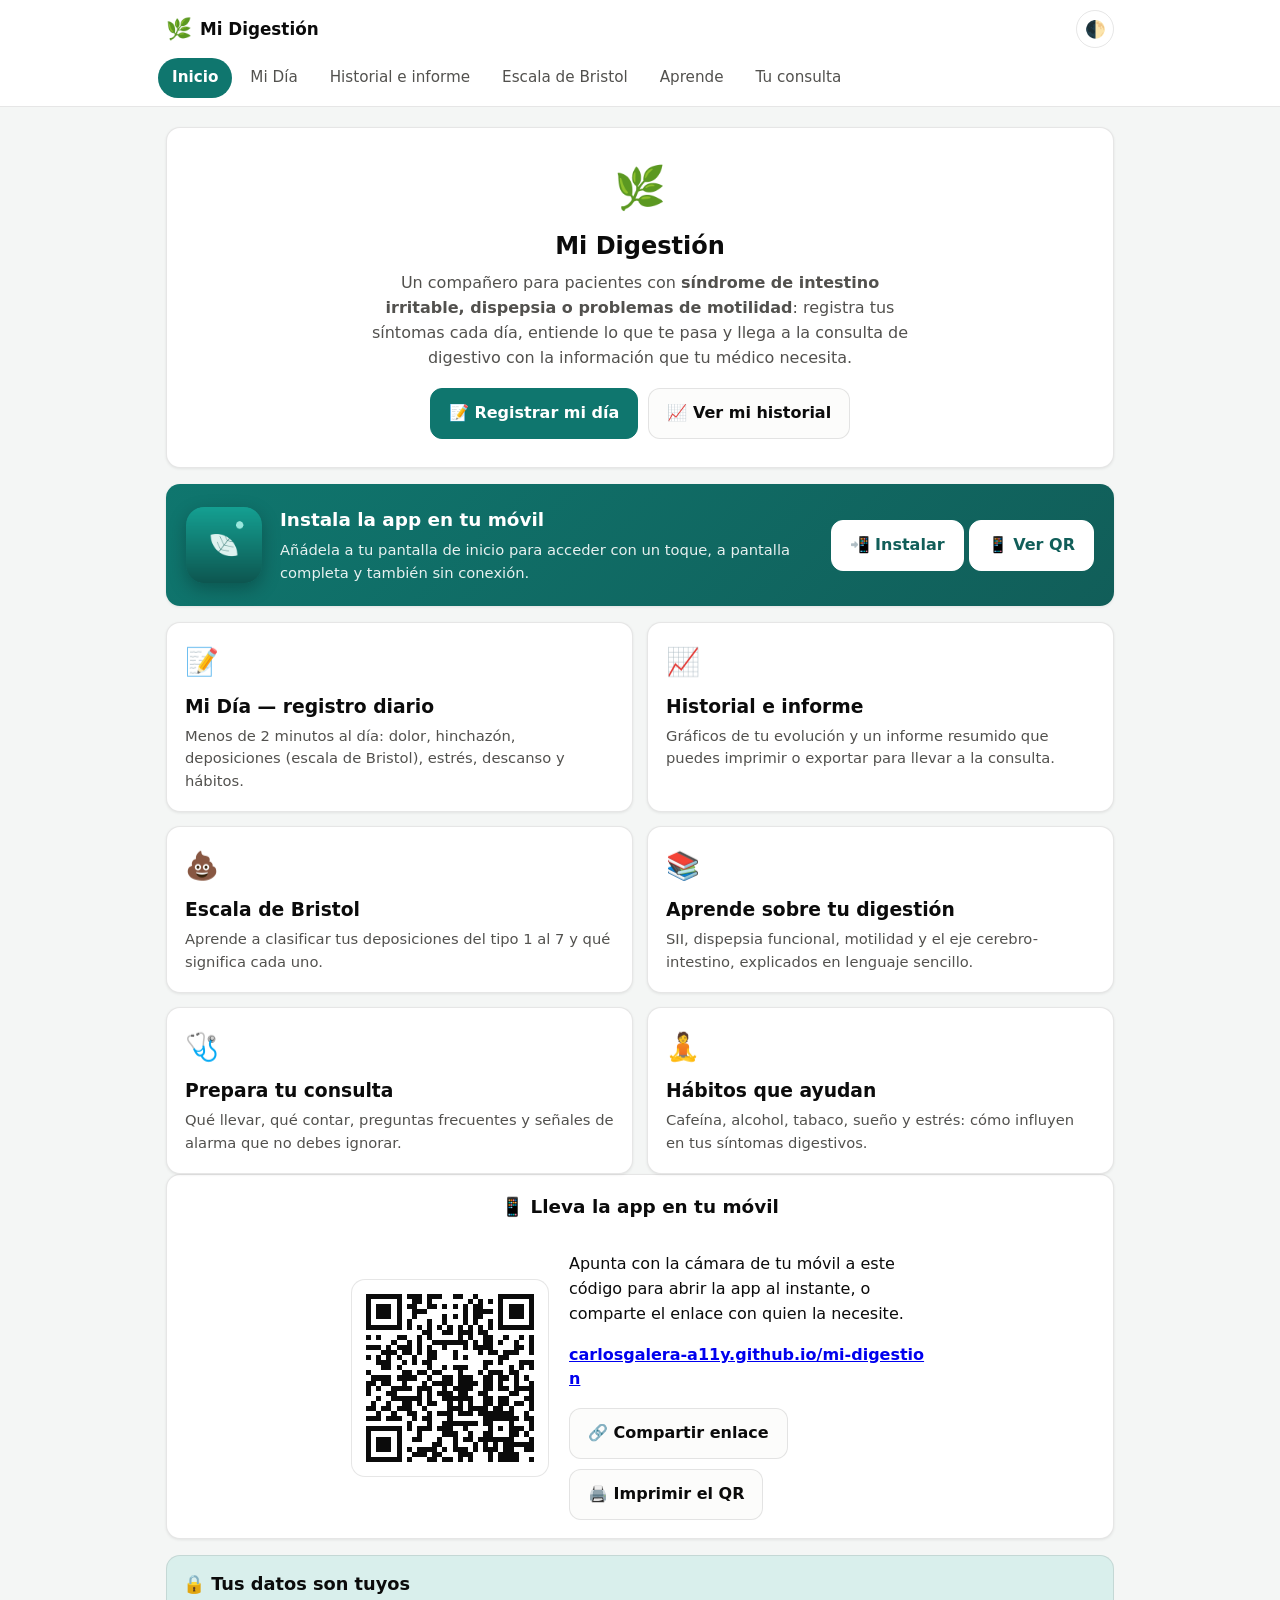
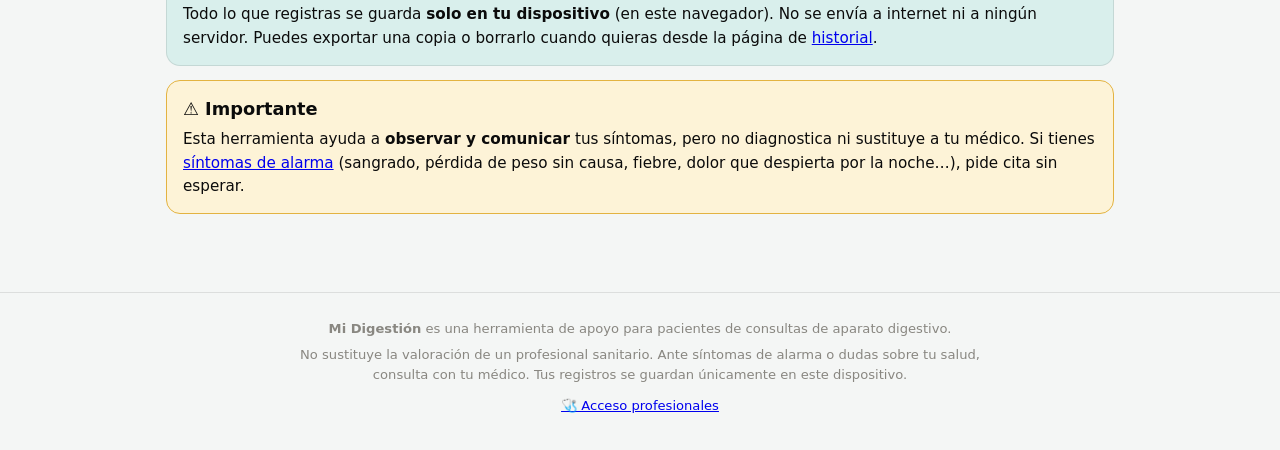
<file: index.html>
<!DOCTYPE html>
<html lang="es">
<head>
<meta charset="UTF-8">
<meta name="viewport" content="width=device-width, initial-scale=1">
<title>Mi Digestión — Tu compañero para la consulta de digestivo</title>
<meta name="description" content="App para pacientes de consultas de aparato digestivo: registra tus síntomas (SII, dispepsia, motilidad), aprende sobre tu digestión y prepara mejor tu consulta.">
<link rel="icon" href="favicon.svg" type="image/svg+xml">
<link rel="stylesheet" href="css/styles.css">
<link rel="manifest" href="manifest.webmanifest">
<meta name="theme-color" content="#0f766e">
<link rel="apple-touch-icon" href="img/icons/apple-touch-icon.png">
<meta name="apple-mobile-web-app-capable" content="yes">
<meta name="mobile-web-app-capable" content="yes">
<meta name="apple-mobile-web-app-status-bar-style" content="black-translucent">
<meta name="apple-mobile-web-app-title" content="Mi Digestión">

</head>
<body>
<main>
  <section class="card" style="text-align:center;padding:28px 18px">
    <div style="font-size:2.6rem" aria-hidden="true">🌿</div>
    <h1 style="margin:8px 0 6px">Mi Digestión</h1>
    <p style="max-width:560px;margin:0 auto;color:var(--text-secondary)">
      Un compañero para pacientes con <strong>síndrome de intestino irritable, dispepsia
      o problemas de motilidad</strong>: registra tus síntomas cada día, entiende lo que te pasa
      y llega a la consulta de digestivo con la información que tu médico necesita.
    </p>
    <div class="acciones" style="justify-content:center;margin-top:18px">
      <a class="btn primario" href="diario.html">📝 Registrar mi día</a>
      <a class="btn" href="historial.html">📈 Ver mi historial</a>
    </div>
  </section>

  <section class="card-instalar" id="card-instalar" aria-labelledby="t-instalar">
    <img class="caratula-icono" src="img/icons/icon-192.png" alt="Icono de Mi Digestión">
    <div class="caratula-texto">
      <h2 id="t-instalar">Instala la app en tu móvil</h2>
      <p>Añádela a tu pantalla de inicio para acceder con un toque, a pantalla completa y también sin conexión.</p>
    </div>
    <div class="caratula-cta">
      <button type="button" class="btn" id="btn-instalar-pwa" hidden>📲 Instalar</button>
      <a class="btn" href="#acceso-qr" id="btn-caratula-qr">📱 Ver QR</a>
    </div>
  </section>

  <div class="grid-tarjetas">
    <a class="tarjeta-enlace" href="diario.html">
      <span class="icono" aria-hidden="true">📝</span>
      <h3>Mi Día — registro diario</h3>
      <p>Menos de 2 minutos al día: dolor, hinchazón, deposiciones (escala de Bristol),
         estrés, descanso y hábitos.</p>
    </a>
    <a class="tarjeta-enlace" href="historial.html">
      <span class="icono" aria-hidden="true">📈</span>
      <h3>Historial e informe</h3>
      <p>Gráficos de tu evolución y un informe resumido que puedes imprimir o
         exportar para llevar a la consulta.</p>
    </a>
    <a class="tarjeta-enlace" href="bristol.html">
      <span class="icono" aria-hidden="true">💩</span>
      <h3>Escala de Bristol</h3>
      <p>Aprende a clasificar tus deposiciones del tipo 1 al 7 y qué significa cada uno.</p>
    </a>
    <a class="tarjeta-enlace" href="aprende.html">
      <span class="icono" aria-hidden="true">📚</span>
      <h3>Aprende sobre tu digestión</h3>
      <p>SII, dispepsia funcional, motilidad y el eje cerebro-intestino,
         explicados en lenguaje sencillo.</p>
    </a>
    <a class="tarjeta-enlace" href="consulta.html">
      <span class="icono" aria-hidden="true">🩺</span>
      <h3>Prepara tu consulta</h3>
      <p>Qué llevar, qué contar, preguntas frecuentes y señales de alarma que no debes ignorar.</p>
    </a>
    <a class="tarjeta-enlace" href="aprende.html#habitos">
      <span class="icono" aria-hidden="true">🧘</span>
      <h3>Hábitos que ayudan</h3>
      <p>Cafeína, alcohol, tabaco, sueño y estrés: cómo influyen en tus síntomas digestivos.</p>
    </a>
  </div>

  <section class="card" id="acceso-qr" aria-labelledby="t-qr">
    <h2 id="t-qr" style="margin-top:0;text-align:center">📱 Lleva la app en tu móvil</h2>
    <div class="qr-bloque">
      <div class="qr-marco">
        <img src="img/qr-app.svg" alt="Código QR que abre la app Mi Digestión" width="168" height="168">
      </div>
      <div class="qr-texto">
        <p>Apunta con la cámara de tu móvil a este código para abrir la app al instante,
           o comparte el enlace con quien la necesite.</p>
        <p class="enlace-app"><a href="https://carlosgalera-a11y.github.io/mi-digestion/">carlosgalera-a11y.github.io/mi-digestion</a></p>
        <div class="acciones no-imprimir">
          <button type="button" class="btn" id="btn-compartir">🔗 Compartir enlace</button>
          <button type="button" class="btn" id="btn-imprimir-qr">🖨️ Imprimir el QR</button>
        </div>
      </div>
    </div>
  </section>

  <div class="aviso info">
    <h3>🔒 Tus datos son tuyos</h3>
    Todo lo que registras se guarda <strong>solo en tu dispositivo</strong> (en este navegador).
    No se envía a internet ni a ningún servidor. Puedes exportar una copia o borrarlo cuando quieras
    desde la página de <a href="historial.html">historial</a>.
  </div>

  <div class="aviso alerta">
    <h3>⚠️ Importante</h3>
    Esta herramienta ayuda a <strong>observar y comunicar</strong> tus síntomas, pero no diagnostica
    ni sustituye a tu médico. Si tienes <a href="consulta.html#alarma">síntomas de alarma</a>
    (sangrado, pérdida de peso sin causa, fiebre, dolor que despierta por la noche…), pide cita sin esperar.
  </div>
</main>

<script type="module">
  import { iniciarPagina, avisar } from "./js/ui.js";
  iniciarPagina();

  const URL_APP = "https://carlosgalera-a11y.github.io/mi-digestion/";

  document.getElementById("btn-compartir").addEventListener("click", async () => {
    if (navigator.share) {
      try {
        await navigator.share({
          title: "Mi Digestión",
          text: "App para registrar tus síntomas digestivos y preparar tu consulta de digestivo.",
          url: URL_APP
        });
      } catch { /* el usuario canceló el diálogo */ }
    } else {
      try {
        await navigator.clipboard.writeText(URL_APP);
        avisar("Enlace copiado al portapapeles ✓");
      } catch {
        avisar(URL_APP);
      }
    }
  });

  document.getElementById("btn-imprimir-qr").addEventListener("click", () => {
    document.body.classList.add("solo-qr");
    window.print();
  });
  window.addEventListener("afterprint", () => document.body.classList.remove("solo-qr"));
</script>
<script src="js/pwa.js" defer></script>
</body>
</html>
</file>
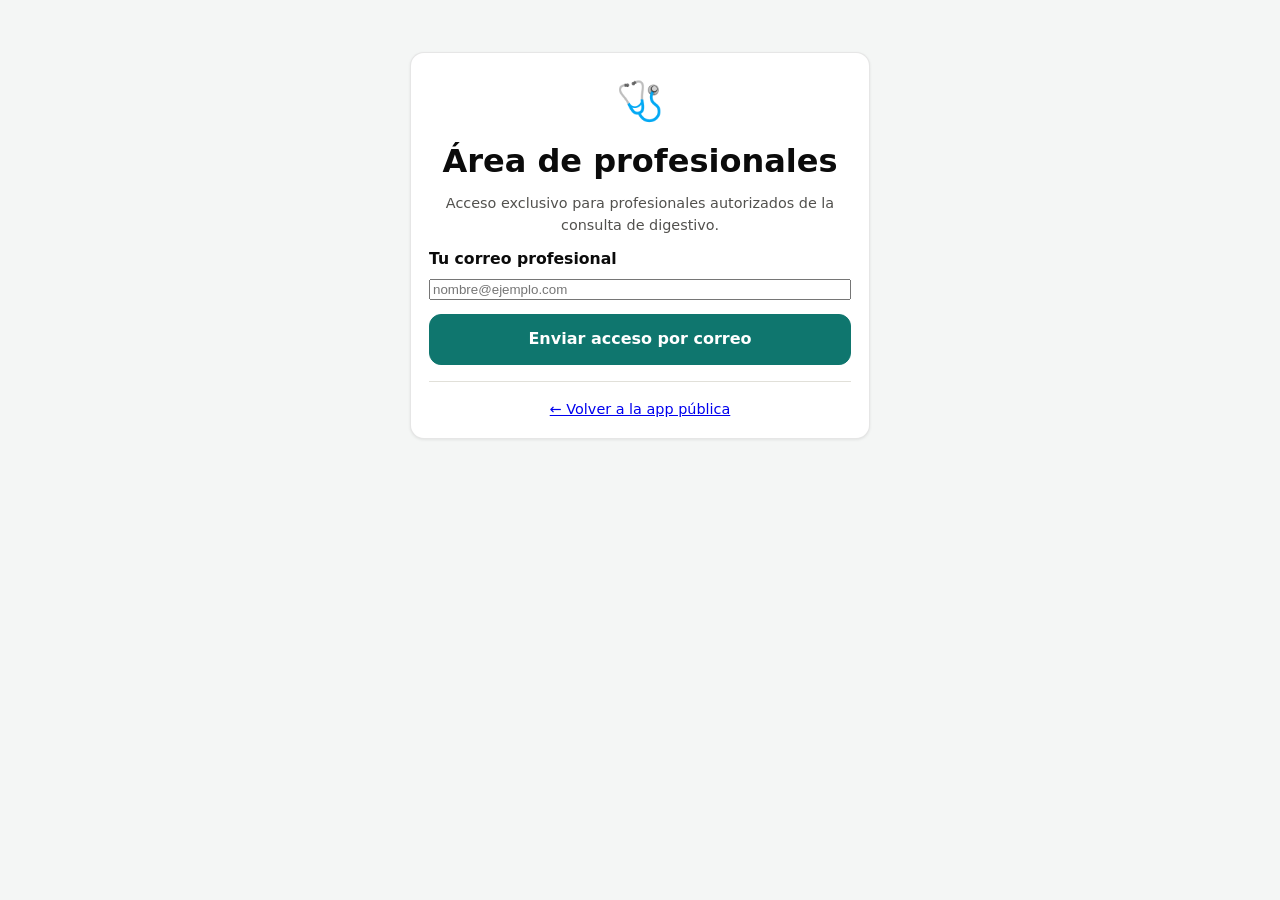
<file: acceso.html>
<!DOCTYPE html>
<html lang="es">
<head>
<meta charset="UTF-8">
<meta name="viewport" content="width=device-width, initial-scale=1">
<title>Acceso profesionales | Mi Digestión</title>
<meta name="robots" content="noindex">
<link rel="icon" href="favicon.svg" type="image/svg+xml">
<link rel="stylesheet" href="css/styles.css">
<link rel="manifest" href="manifest.webmanifest">
<meta name="theme-color" content="#0f766e">
<link rel="apple-touch-icon" href="img/icons/apple-touch-icon.png">
<meta name="apple-mobile-web-app-capable" content="yes">
<meta name="mobile-web-app-capable" content="yes">
<meta name="apple-mobile-web-app-status-bar-style" content="black-translucent">
<meta name="apple-mobile-web-app-title" content="Mi Digestión">

</head>
<body>
<main>
  <div class="card" style="max-width:460px;margin:32px auto">
    <div style="text-align:center">
      <div style="font-size:2.4rem" aria-hidden="true">🩺</div>
      <h1 style="margin:6px 0">Área de profesionales</h1>
      <p class="hint">Acceso exclusivo para profesionales autorizados de la consulta de digestivo.</p>
    </div>

    <form id="form-email">
      <label class="field-label" for="email">Tu correo profesional</label>
      <input type="email" id="email" autocomplete="email" required style="width:100%"
             placeholder="nombre@ejemplo.com" inputmode="email">
      <div class="acciones" style="margin-top:12px">
        <button type="submit" class="btn primario" id="btn-enviar" style="width:100%">
          Enviar acceso por correo
        </button>
      </div>
    </form>

    <form id="form-codigo" hidden>
      <div class="aviso info" style="margin-top:0">
        Te hemos enviado un correo a <strong id="email-eco"></strong>.
        Ábrelo y <strong>haz clic en el enlace</strong>, o escribe aquí el <strong>código de 6 dígitos</strong>.
      </div>
      <label class="field-label" for="codigo">Código de 6 dígitos</label>
      <input type="text" id="codigo" inputmode="numeric" autocomplete="one-time-code"
             pattern="[0-9]*" maxlength="6" style="width:100%;letter-spacing:0.3em;font-size:1.2rem;text-align:center"
             placeholder="000000">
      <div class="acciones" style="margin-top:12px">
        <button type="submit" class="btn primario" id="btn-verificar" style="width:100%">Entrar</button>
      </div>
      <div class="acciones">
        <button type="button" class="btn" id="btn-otro-correo" style="width:100%">Usar otro correo</button>
      </div>
    </form>

    <p id="mensaje" class="hint" aria-live="polite" style="text-align:center"></p>

    <hr style="border:0;border-top:1px solid var(--grid);margin:16px 0">
    <p class="hint" style="text-align:center;margin:0">
      <a href="index.html">← Volver a la app pública</a>
    </p>
  </div>
</main>

<script src="js/vendor/supabase.js"></script>
<script type="module" src="js/acceso.js"></script>
<script src="js/pwa.js" defer></script>
</body>
</html>
</file>
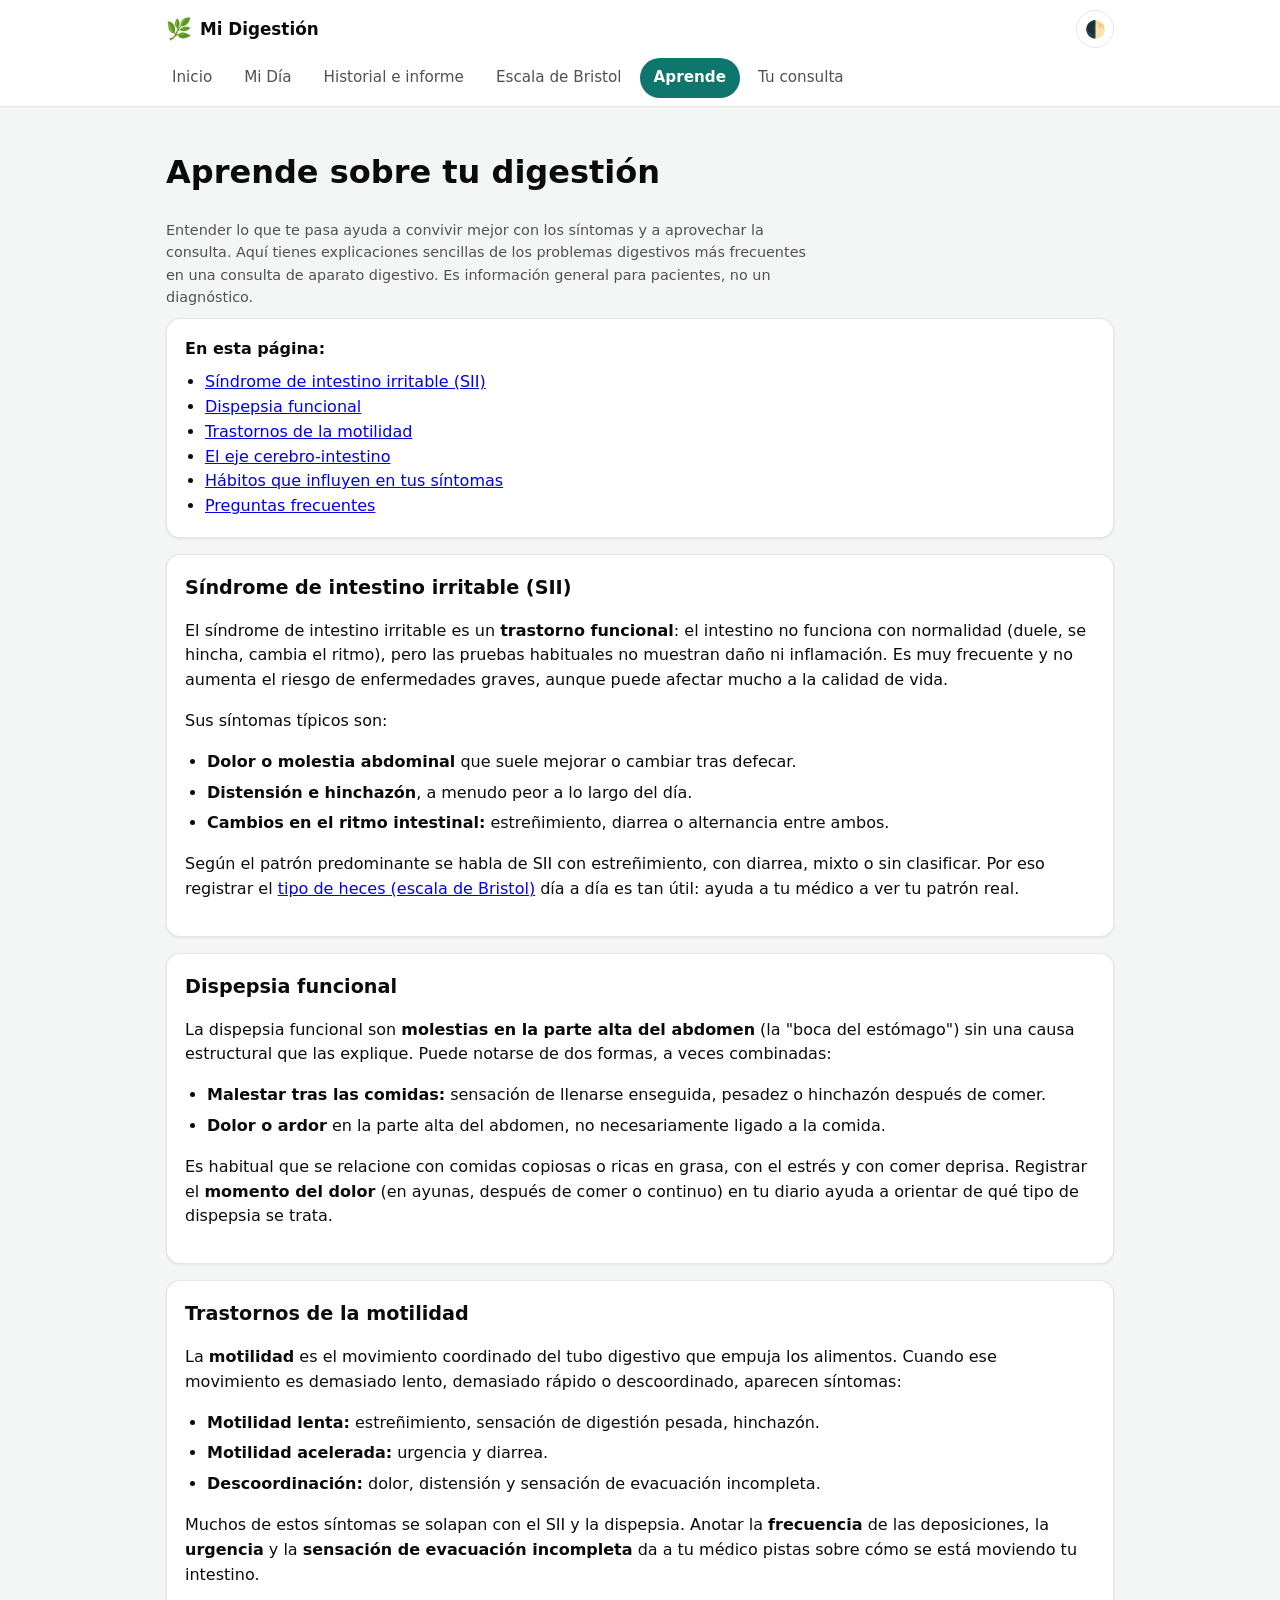
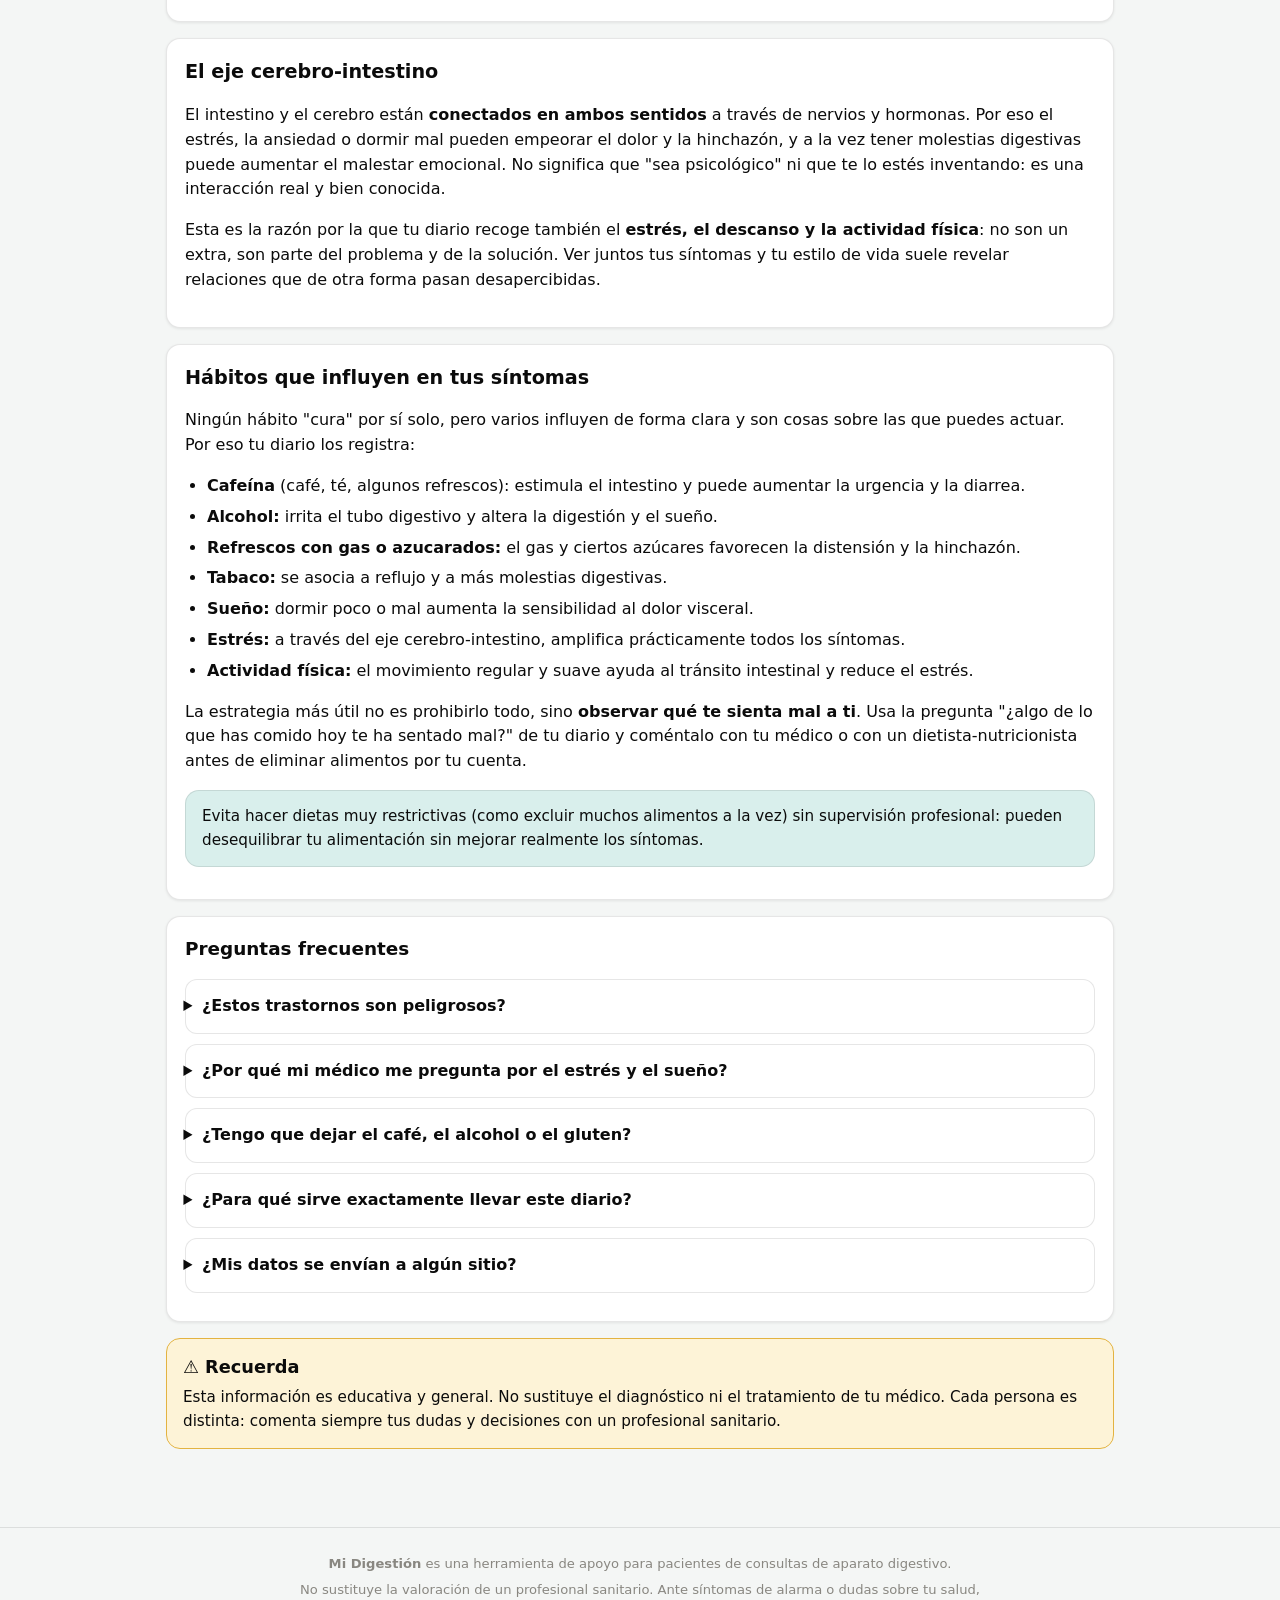
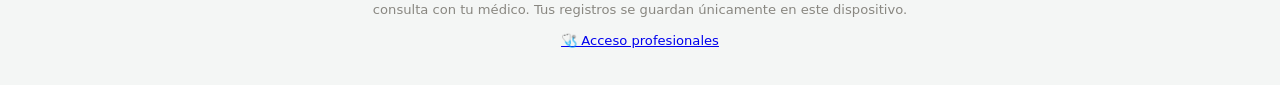
<file: aprende.html>
<!DOCTYPE html>
<html lang="es">
<head>
<meta charset="UTF-8">
<meta name="viewport" content="width=device-width, initial-scale=1">
<title>Aprende sobre tu digestión | Mi Digestión</title>
<meta name="description" content="Explicaciones sencillas sobre el síndrome de intestino irritable, la dispepsia funcional, los trastornos de la motilidad y el eje cerebro-intestino.">
<link rel="icon" href="favicon.svg" type="image/svg+xml">
<link rel="stylesheet" href="css/styles.css">
<link rel="manifest" href="manifest.webmanifest">
<meta name="theme-color" content="#0f766e">
<link rel="apple-touch-icon" href="img/icons/apple-touch-icon.png">
<meta name="apple-mobile-web-app-capable" content="yes">
<meta name="mobile-web-app-capable" content="yes">
<meta name="apple-mobile-web-app-status-bar-style" content="black-translucent">
<meta name="apple-mobile-web-app-title" content="Mi Digestión">

</head>
<body>
<main>
  <h1>Aprende sobre tu digestión</h1>
  <p class="hint" style="max-width:660px">
    Entender lo que te pasa ayuda a convivir mejor con los síntomas y a aprovechar la consulta.
    Aquí tienes explicaciones sencillas de los problemas digestivos más frecuentes en una consulta
    de aparato digestivo. Es información general para pacientes, no un diagnóstico.
  </p>

  <nav class="card no-imprimir" aria-label="Contenido">
    <strong>En esta página:</strong>
    <ul style="margin:8px 0 0;padding-left:20px">
      <li><a href="#sii">Síndrome de intestino irritable (SII)</a></li>
      <li><a href="#dispepsia">Dispepsia funcional</a></li>
      <li><a href="#motilidad">Trastornos de la motilidad</a></li>
      <li><a href="#eje">El eje cerebro-intestino</a></li>
      <li><a href="#habitos">Hábitos que influyen en tus síntomas</a></li>
      <li><a href="#faq">Preguntas frecuentes</a></li>
    </ul>
  </nav>

  <section class="card prosa" id="sii" aria-labelledby="t-sii">
    <h2 id="t-sii" style="margin-top:0">Síndrome de intestino irritable (SII)</h2>
    <p>El síndrome de intestino irritable es un <strong>trastorno funcional</strong>: el intestino
      no funciona con normalidad (duele, se hincha, cambia el ritmo), pero las pruebas habituales
      no muestran daño ni inflamación. Es muy frecuente y no aumenta el riesgo de enfermedades graves,
      aunque puede afectar mucho a la calidad de vida.</p>
    <p>Sus síntomas típicos son:</p>
    <ul>
      <li><strong>Dolor o molestia abdominal</strong> que suele mejorar o cambiar tras defecar.</li>
      <li><strong>Distensión e hinchazón</strong>, a menudo peor a lo largo del día.</li>
      <li><strong>Cambios en el ritmo intestinal:</strong> estreñimiento, diarrea o alternancia entre ambos.</li>
    </ul>
    <p>Según el patrón predominante se habla de SII con estreñimiento, con diarrea, mixto o sin clasificar.
      Por eso registrar el <a href="bristol.html">tipo de heces (escala de Bristol)</a> día a día es tan útil:
      ayuda a tu médico a ver tu patrón real.</p>
  </section>

  <section class="card prosa" id="dispepsia" aria-labelledby="t-dispepsia">
    <h2 id="t-dispepsia" style="margin-top:0">Dispepsia funcional</h2>
    <p>La dispepsia funcional son <strong>molestias en la parte alta del abdomen</strong> (la "boca del estómago")
      sin una causa estructural que las explique. Puede notarse de dos formas, a veces combinadas:</p>
    <ul>
      <li><strong>Malestar tras las comidas:</strong> sensación de llenarse enseguida, pesadez o hinchazón después de comer.</li>
      <li><strong>Dolor o ardor</strong> en la parte alta del abdomen, no necesariamente ligado a la comida.</li>
    </ul>
    <p>Es habitual que se relacione con comidas copiosas o ricas en grasa, con el estrés y con comer deprisa.
      Registrar el <strong>momento del dolor</strong> (en ayunas, después de comer o continuo) en tu diario
      ayuda a orientar de qué tipo de dispepsia se trata.</p>
  </section>

  <section class="card prosa" id="motilidad" aria-labelledby="t-motilidad">
    <h2 id="t-motilidad" style="margin-top:0">Trastornos de la motilidad</h2>
    <p>La <strong>motilidad</strong> es el movimiento coordinado del tubo digestivo que empuja los alimentos.
      Cuando ese movimiento es demasiado lento, demasiado rápido o descoordinado, aparecen síntomas:</p>
    <ul>
      <li><strong>Motilidad lenta:</strong> estreñimiento, sensación de digestión pesada, hinchazón.</li>
      <li><strong>Motilidad acelerada:</strong> urgencia y diarrea.</li>
      <li><strong>Descoordinación:</strong> dolor, distensión y sensación de evacuación incompleta.</li>
    </ul>
    <p>Muchos de estos síntomas se solapan con el SII y la dispepsia. Anotar la <strong>frecuencia</strong> de las
      deposiciones, la <strong>urgencia</strong> y la <strong>sensación de evacuación incompleta</strong> da a tu médico
      pistas sobre cómo se está moviendo tu intestino.</p>
  </section>

  <section class="card prosa" id="eje" aria-labelledby="t-eje">
    <h2 id="t-eje" style="margin-top:0">El eje cerebro-intestino</h2>
    <p>El intestino y el cerebro están <strong>conectados en ambos sentidos</strong> a través de nervios y hormonas.
      Por eso el estrés, la ansiedad o dormir mal pueden empeorar el dolor y la hinchazón, y a la vez tener
      molestias digestivas puede aumentar el malestar emocional. No significa que "sea psicológico" ni que
      te lo estés inventando: es una interacción real y bien conocida.</p>
    <p>Esta es la razón por la que tu diario recoge también el <strong>estrés, el descanso y la actividad física</strong>:
      no son un extra, son parte del problema y de la solución. Ver juntos tus síntomas y tu estilo de vida
      suele revelar relaciones que de otra forma pasan desapercibidas.</p>
  </section>

  <section class="card prosa" id="habitos" aria-labelledby="t-habitos">
    <h2 id="t-habitos" style="margin-top:0">Hábitos que influyen en tus síntomas</h2>
    <p>Ningún hábito "cura" por sí solo, pero varios influyen de forma clara y son cosas sobre las que puedes actuar.
      Por eso tu diario los registra:</p>
    <ul>
      <li><strong>Cafeína</strong> (café, té, algunos refrescos): estimula el intestino y puede aumentar la urgencia y la diarrea.</li>
      <li><strong>Alcohol:</strong> irrita el tubo digestivo y altera la digestión y el sueño.</li>
      <li><strong>Refrescos con gas o azucarados:</strong> el gas y ciertos azúcares favorecen la distensión y la hinchazón.</li>
      <li><strong>Tabaco:</strong> se asocia a reflujo y a más molestias digestivas.</li>
      <li><strong>Sueño:</strong> dormir poco o mal aumenta la sensibilidad al dolor visceral.</li>
      <li><strong>Estrés:</strong> a través del eje cerebro-intestino, amplifica prácticamente todos los síntomas.</li>
      <li><strong>Actividad física:</strong> el movimiento regular y suave ayuda al tránsito intestinal y reduce el estrés.</li>
    </ul>
    <p>La estrategia más útil no es prohibirlo todo, sino <strong>observar qué te sienta mal a ti</strong>.
      Usa la pregunta "¿algo de lo que has comido hoy te ha sentado mal?" de tu diario y coméntalo con tu médico
      o con un dietista-nutricionista antes de eliminar alimentos por tu cuenta.</p>
    <div class="aviso info" style="margin-top:8px">
      Evita hacer dietas muy restrictivas (como excluir muchos alimentos a la vez) sin supervisión profesional:
      pueden desequilibrar tu alimentación sin mejorar realmente los síntomas.
    </div>
  </section>

  <section class="card" id="faq" aria-labelledby="t-faq">
    <h2 id="t-faq" style="margin-top:0">Preguntas frecuentes</h2>

    <details class="faq"><summary>¿Estos trastornos son peligrosos?</summary>
      <div class="faq-body">El SII, la dispepsia funcional y la mayoría de trastornos de la motilidad no dañan el
        intestino ni aumentan el riesgo de cáncer, pero pueden afectar mucho a la calidad de vida y merecen tratamiento.
        Aun así, hay <a href="consulta.html#alarma">síntomas de alarma</a> que siempre deben valorarse.</div></details>

    <details class="faq"><summary>¿Por qué mi médico me pregunta por el estrés y el sueño?</summary>
      <div class="faq-body">Porque el intestino y el cerebro están conectados (el <a href="#eje">eje cerebro-intestino</a>).
        Mejorar el descanso y manejar el estrés forma parte del tratamiento, no es un tema aparte.</div></details>

    <details class="faq"><summary>¿Tengo que dejar el café, el alcohol o el gluten?</summary>
      <div class="faq-body">No hay una regla igual para todos. Lo recomendable es identificar qué te sienta mal a ti
        registrándolo y comentarlo con un profesional antes de eliminar grupos de alimentos, para no acabar con una
        dieta pobre sin beneficio real.</div></details>

    <details class="faq"><summary>¿Para qué sirve exactamente llevar este diario?</summary>
      <div class="faq-body">Para dos cosas: ayudarte a <strong>detectar patrones</strong> (qué días, tras qué comidas o
        con cuánto estrés empeoras) y darle a tu médico un <strong>resumen objetivo</strong> de semanas de síntomas,
        en lugar de intentar recordarlo todo el día de la cita.</div></details>

    <details class="faq"><summary>¿Mis datos se envían a algún sitio?</summary>
      <div class="faq-body">No. Todo se guarda solo en tu dispositivo. Puedes exportar una copia o borrarlo cuando quieras
        desde la página de <a href="historial.html">historial</a>.</div></details>
  </section>

  <div class="aviso alerta">
    <h3>⚠️ Recuerda</h3>
    Esta información es educativa y general. No sustituye el diagnóstico ni el tratamiento de tu médico.
    Cada persona es distinta: comenta siempre tus dudas y decisiones con un profesional sanitario.
  </div>
</main>

<script type="module">
  import { iniciarPagina } from "./js/ui.js";
  iniciarPagina();
</script>
<script src="js/pwa.js" defer></script>
</body>
</html>
</file>
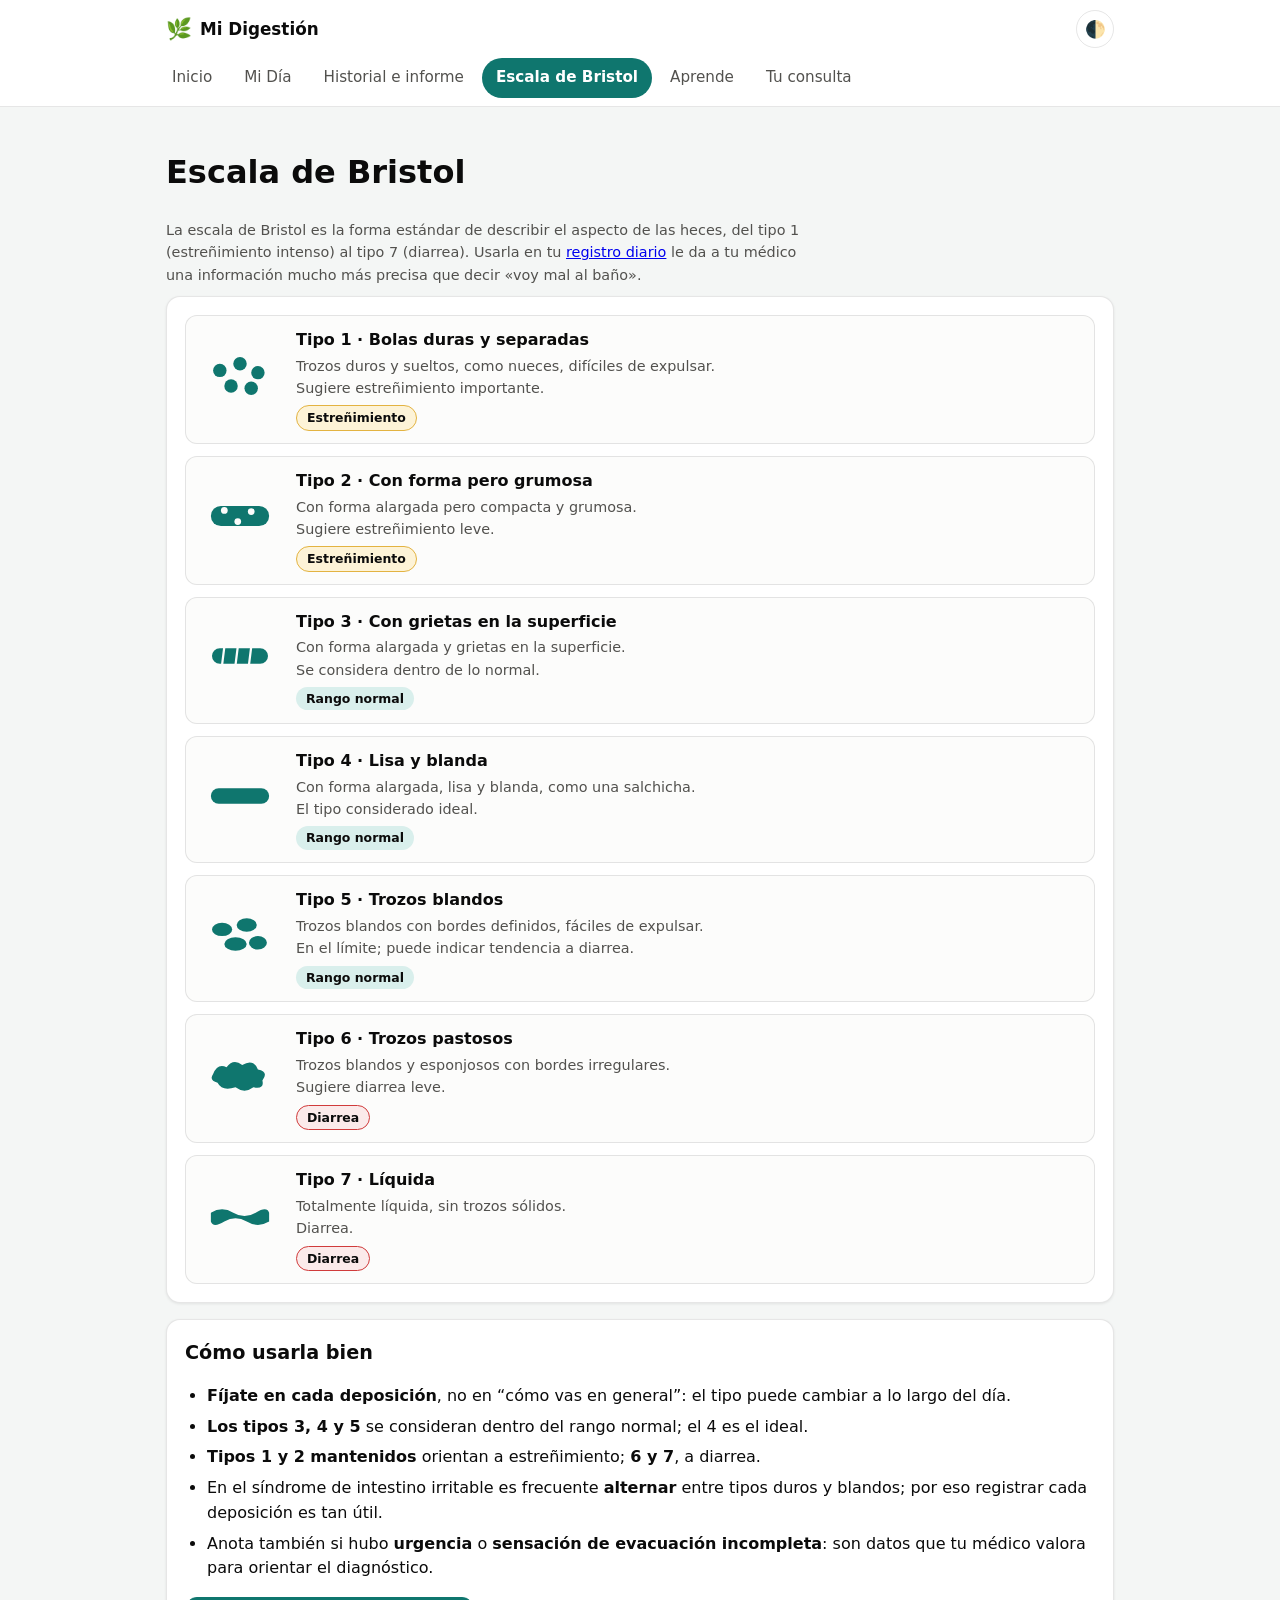
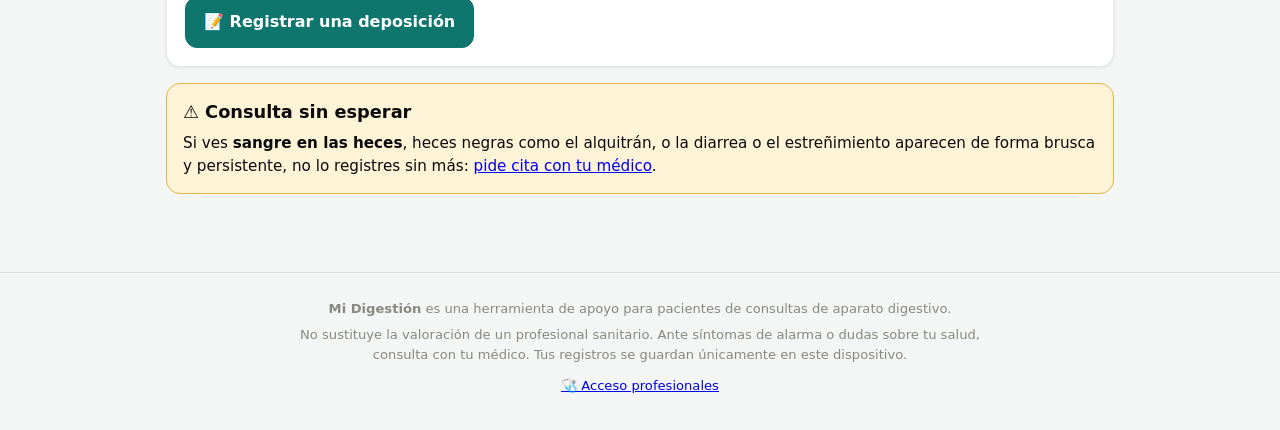
<file: bristol.html>
<!DOCTYPE html>
<html lang="es">
<head>
<meta charset="UTF-8">
<meta name="viewport" content="width=device-width, initial-scale=1">
<title>Escala de Bristol | Mi Digestión</title>
<meta name="description" content="La escala de Bristol clasifica las heces en 7 tipos. Aprende a identificar el tuyo para registrarlo en tu diario digestivo.">
<link rel="icon" href="favicon.svg" type="image/svg+xml">
<link rel="stylesheet" href="css/styles.css">
<link rel="manifest" href="manifest.webmanifest">
<meta name="theme-color" content="#0f766e">
<link rel="apple-touch-icon" href="img/icons/apple-touch-icon.png">
<meta name="apple-mobile-web-app-capable" content="yes">
<meta name="mobile-web-app-capable" content="yes">
<meta name="apple-mobile-web-app-status-bar-style" content="black-translucent">
<meta name="apple-mobile-web-app-title" content="Mi Digestión">

</head>
<body>
<main>
  <h1>Escala de Bristol</h1>
  <p class="hint" style="max-width:640px">
    La escala de Bristol es la forma estándar de describir el aspecto de las heces, del tipo 1
    (estreñimiento intenso) al tipo 7 (diarrea). Usarla en tu <a href="diario.html">registro diario</a>
    le da a tu médico una información mucho más precisa que decir «voy mal al baño».
  </p>

  <section class="card">
    <div class="bristol-grid" id="lista-bristol"></div>
  </section>

  <section class="card prosa">
    <h2 style="margin-top:0">Cómo usarla bien</h2>
    <ul>
      <li><strong>Fíjate en cada deposición</strong>, no en “cómo vas en general”: el tipo puede cambiar a lo largo del día.</li>
      <li><strong>Los tipos 3, 4 y 5</strong> se consideran dentro del rango normal; el 4 es el ideal.</li>
      <li><strong>Tipos 1 y 2 mantenidos</strong> orientan a estreñimiento; <strong>6 y 7</strong>, a diarrea.</li>
      <li>En el síndrome de intestino irritable es frecuente <strong>alternar</strong> entre tipos duros y blandos;
        por eso registrar cada deposición es tan útil.</li>
      <li>Anota también si hubo <strong>urgencia</strong> o <strong>sensación de evacuación incompleta</strong>:
        son datos que tu médico valora para orientar el diagnóstico.</li>
    </ul>
    <div class="acciones">
      <a class="btn primario" href="diario.html">📝 Registrar una deposición</a>
    </div>
  </section>

  <div class="aviso alerta">
    <h3>⚠️ Consulta sin esperar</h3>
    Si ves <strong>sangre en las heces</strong>, heces negras como el alquitrán, o la diarrea o el estreñimiento
    aparecen de forma brusca y persistente, no lo registres sin más: <a href="consulta.html#alarma">pide cita con tu médico</a>.
  </div>
</main>

<script type="module">
  import { iniciarPagina } from "./js/ui.js";
  import { BRISTOL, GRUPOS, svgBristol } from "./js/bristol.js";

  iniciarPagina();

  document.getElementById("lista-bristol").innerHTML = BRISTOL.map((b) => `
    <div class="bristol-item">
      <div style="color:var(--accent);text-align:center">${svgBristol(b.tipo, 72)}</div>
      <div>
        <h3>Tipo ${b.tipo} · ${b.nombre}</h3>
        <p>${b.descripcion}</p>
        <p>${b.significado}</p>
        <span class="bristol-tag ${b.grupo}">${GRUPOS[b.grupo]}</span>
      </div>
    </div>`).join("");
</script>
<script src="js/pwa.js" defer></script>
</body>
</html>
</file>
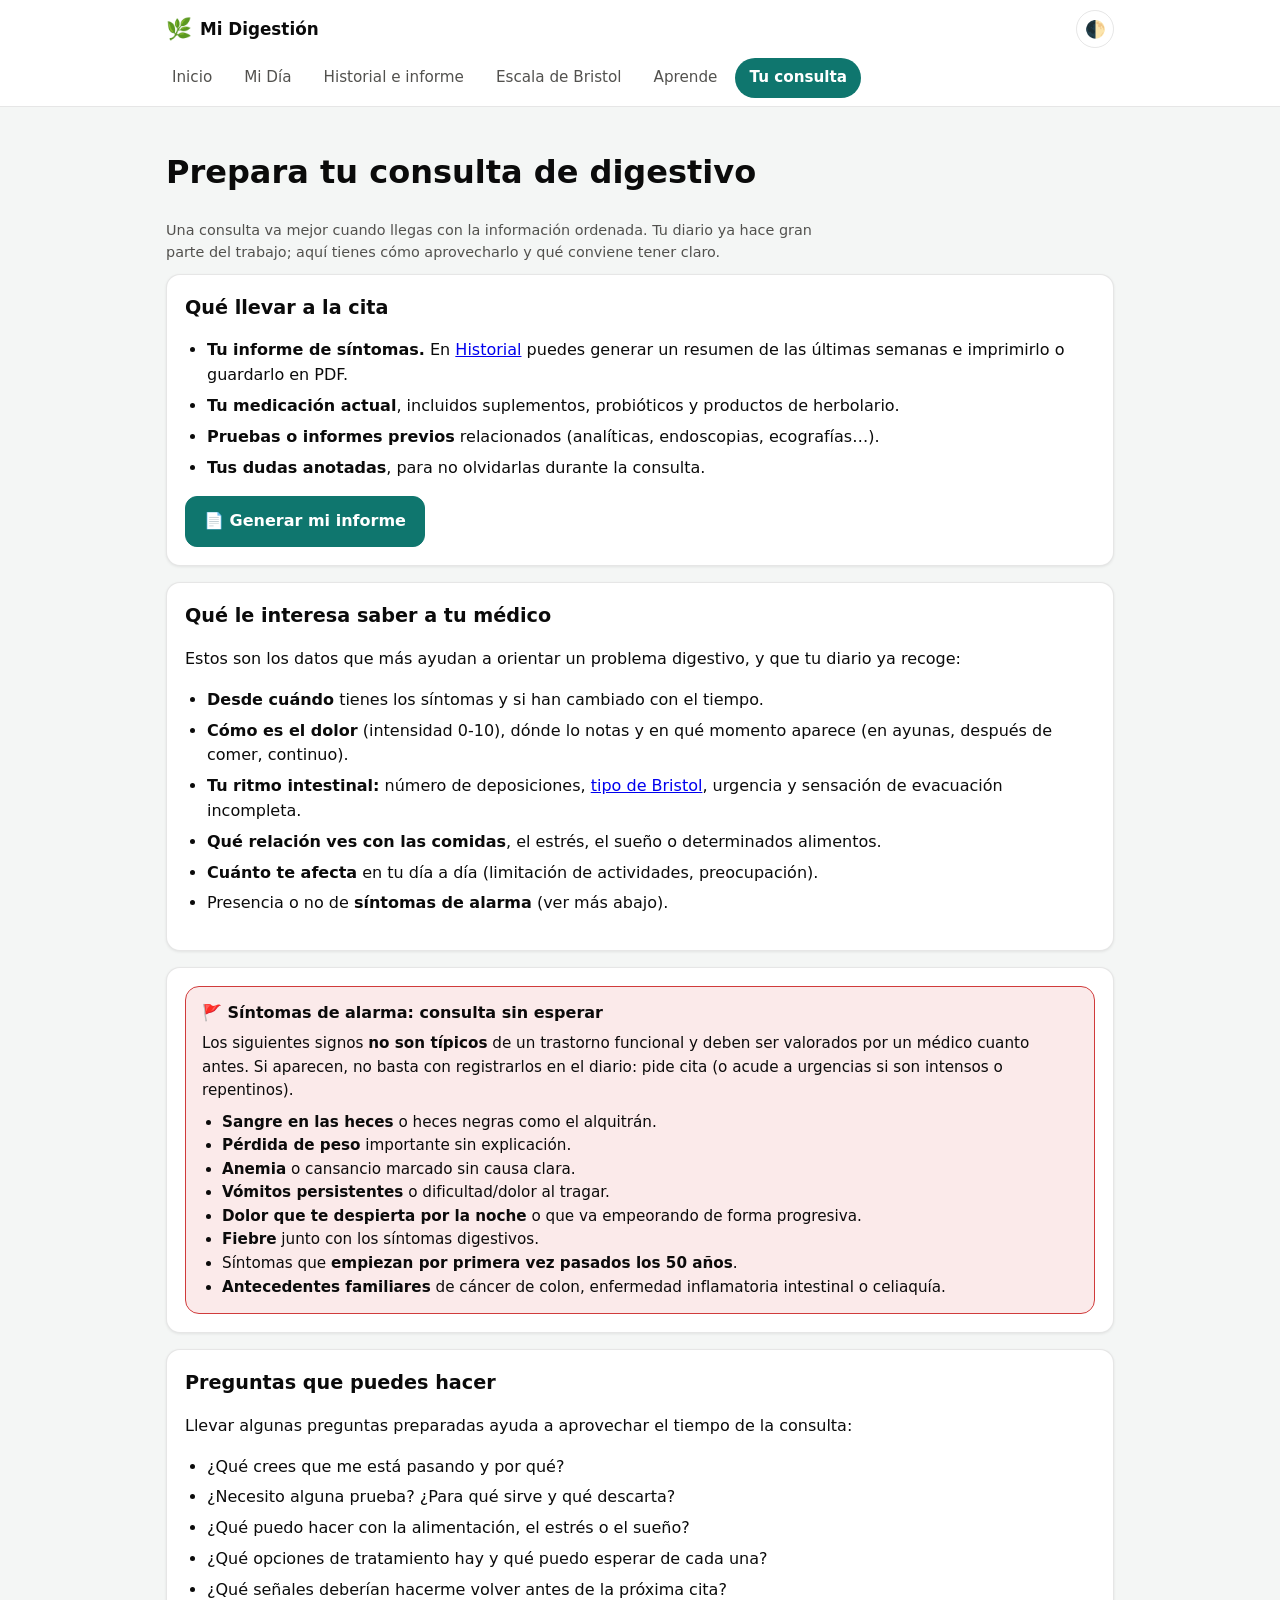
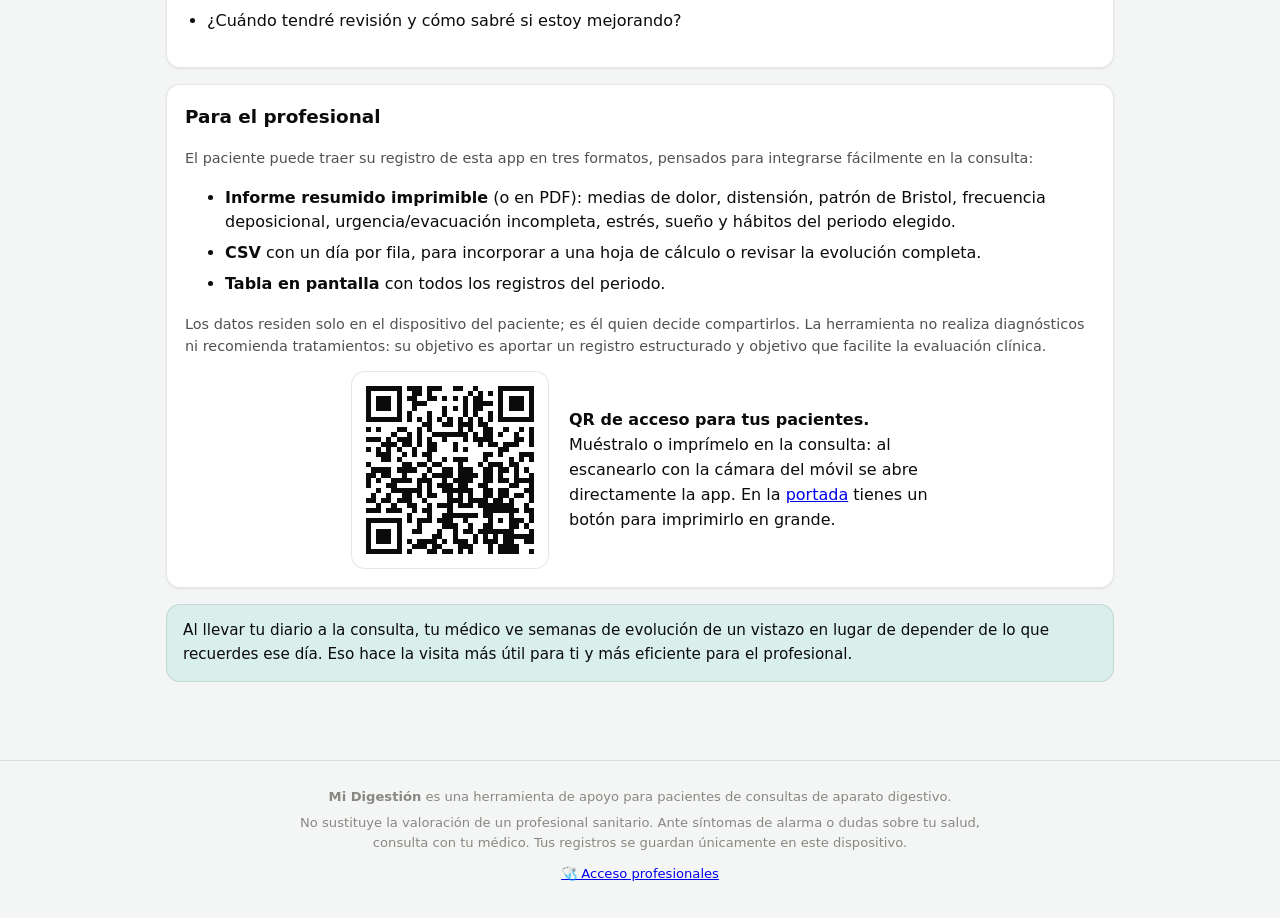
<file: consulta.html>
<!DOCTYPE html>
<html lang="es">
<head>
<meta charset="UTF-8">
<meta name="viewport" content="width=device-width, initial-scale=1">
<title>Prepara tu consulta | Mi Digestión</title>
<meta name="description" content="Cómo preparar tu consulta de digestivo: qué llevar, qué contar, síntomas de alarma y preguntas útiles para tu médico.">
<link rel="icon" href="favicon.svg" type="image/svg+xml">
<link rel="stylesheet" href="css/styles.css">
<link rel="manifest" href="manifest.webmanifest">
<meta name="theme-color" content="#0f766e">
<link rel="apple-touch-icon" href="img/icons/apple-touch-icon.png">
<meta name="apple-mobile-web-app-capable" content="yes">
<meta name="mobile-web-app-capable" content="yes">
<meta name="apple-mobile-web-app-status-bar-style" content="black-translucent">
<meta name="apple-mobile-web-app-title" content="Mi Digestión">

</head>
<body>
<main>
  <h1>Prepara tu consulta de digestivo</h1>
  <p class="hint" style="max-width:660px">
    Una consulta va mejor cuando llegas con la información ordenada. Tu diario ya hace gran parte
    del trabajo; aquí tienes cómo aprovecharlo y qué conviene tener claro.
  </p>

  <section class="card prosa" aria-labelledby="t-llevar">
    <h2 id="t-llevar" style="margin-top:0">Qué llevar a la cita</h2>
    <ul>
      <li><strong>Tu informe de síntomas.</strong> En <a href="historial.html">Historial</a> puedes generar un
        resumen de las últimas semanas e imprimirlo o guardarlo en PDF.</li>
      <li><strong>Tu medicación actual</strong>, incluidos suplementos, probióticos y productos de herbolario.</li>
      <li><strong>Pruebas o informes previos</strong> relacionados (analíticas, endoscopias, ecografías…).</li>
      <li><strong>Tus dudas anotadas</strong>, para no olvidarlas durante la consulta.</li>
    </ul>
    <div class="acciones no-imprimir">
      <a class="btn primario" href="historial.html">📄 Generar mi informe</a>
    </div>
  </section>

  <section class="card prosa" aria-labelledby="t-contar">
    <h2 id="t-contar" style="margin-top:0">Qué le interesa saber a tu médico</h2>
    <p>Estos son los datos que más ayudan a orientar un problema digestivo, y que tu diario ya recoge:</p>
    <ul>
      <li><strong>Desde cuándo</strong> tienes los síntomas y si han cambiado con el tiempo.</li>
      <li><strong>Cómo es el dolor</strong> (intensidad 0-10), dónde lo notas y en qué momento aparece
        (en ayunas, después de comer, continuo).</li>
      <li><strong>Tu ritmo intestinal:</strong> número de deposiciones, <a href="bristol.html">tipo de Bristol</a>,
        urgencia y sensación de evacuación incompleta.</li>
      <li><strong>Qué relación ves con las comidas</strong>, el estrés, el sueño o determinados alimentos.</li>
      <li><strong>Cuánto te afecta</strong> en tu día a día (limitación de actividades, preocupación).</li>
      <li>Presencia o no de <strong>síntomas de alarma</strong> (ver más abajo).</li>
    </ul>
  </section>

  <section class="card" id="alarma" aria-labelledby="t-alarma">
    <div class="aviso urgente" style="margin:0">
      <h3 style="margin-top:0">🚩 Síntomas de alarma: consulta sin esperar</h3>
      <p style="margin:0 0 8px">Los siguientes signos <strong>no son típicos</strong> de un trastorno funcional y deben
        ser valorados por un médico cuanto antes. Si aparecen, no basta con registrarlos en el diario: pide cita
        (o acude a urgencias si son intensos o repentinos).</p>
      <ul style="margin:0;padding-left:20px">
        <li><strong>Sangre en las heces</strong> o heces negras como el alquitrán.</li>
        <li><strong>Pérdida de peso</strong> importante sin explicación.</li>
        <li><strong>Anemia</strong> o cansancio marcado sin causa clara.</li>
        <li><strong>Vómitos persistentes</strong> o dificultad/dolor al tragar.</li>
        <li><strong>Dolor que te despierta por la noche</strong> o que va empeorando de forma progresiva.</li>
        <li><strong>Fiebre</strong> junto con los síntomas digestivos.</li>
        <li>Síntomas que <strong>empiezan por primera vez pasados los 50 años</strong>.</li>
        <li><strong>Antecedentes familiares</strong> de cáncer de colon, enfermedad inflamatoria intestinal o celiaquía.</li>
      </ul>
    </div>
  </section>

  <section class="card prosa" aria-labelledby="t-preguntas">
    <h2 id="t-preguntas" style="margin-top:0">Preguntas que puedes hacer</h2>
    <p>Llevar algunas preguntas preparadas ayuda a aprovechar el tiempo de la consulta:</p>
    <ul>
      <li>¿Qué crees que me está pasando y por qué?</li>
      <li>¿Necesito alguna prueba? ¿Para qué sirve y qué descarta?</li>
      <li>¿Qué puedo hacer con la alimentación, el estrés o el sueño?</li>
      <li>¿Qué opciones de tratamiento hay y qué puedo esperar de cada una?</li>
      <li>¿Qué señales deberían hacerme volver antes de la próxima cita?</li>
      <li>¿Cuándo tendré revisión y cómo sabré si estoy mejorando?</li>
    </ul>
  </section>

  <section class="card" aria-labelledby="t-prof">
    <h2 id="t-prof" style="margin-top:0">Para el profesional</h2>
    <p class="hint">El paciente puede traer su registro de esta app en tres formatos, pensados para integrarse
      fácilmente en la consulta:</p>
    <ul class="prosa">
      <li><strong>Informe resumido imprimible</strong> (o en PDF): medias de dolor, distensión, patrón de Bristol,
        frecuencia deposicional, urgencia/evacuación incompleta, estrés, sueño y hábitos del periodo elegido.</li>
      <li><strong>CSV</strong> con un día por fila, para incorporar a una hoja de cálculo o revisar la evolución completa.</li>
      <li><strong>Tabla en pantalla</strong> con todos los registros del periodo.</li>
    </ul>
    <p class="hint">Los datos residen solo en el dispositivo del paciente; es él quien decide compartirlos.
      La herramienta no realiza diagnósticos ni recomienda tratamientos: su objetivo es aportar un registro
      estructurado y objetivo que facilite la evaluación clínica.</p>
    <div class="qr-bloque" style="margin-top:14px">
      <div class="qr-marco">
        <img src="img/qr-app.svg" alt="Código QR que abre la app Mi Digestión" width="168" height="168">
      </div>
      <div class="qr-texto">
        <p><strong>QR de acceso para tus pacientes.</strong> Muéstralo o imprímelo en la consulta:
          al escanearlo con la cámara del móvil se abre directamente la app.
          En la <a href="index.html#acceso-qr">portada</a> tienes un botón para imprimirlo en grande.</p>
      </div>
    </div>
  </section>

  <div class="aviso info">
    Al llevar tu diario a la consulta, tu médico ve semanas de evolución de un vistazo en lugar de depender de lo
    que recuerdes ese día. Eso hace la visita más útil para ti y más eficiente para el profesional.
  </div>
</main>

<script type="module">
  import { iniciarPagina } from "./js/ui.js";
  iniciarPagina();
</script>
<script src="js/pwa.js" defer></script>
</body>
</html>
</file>
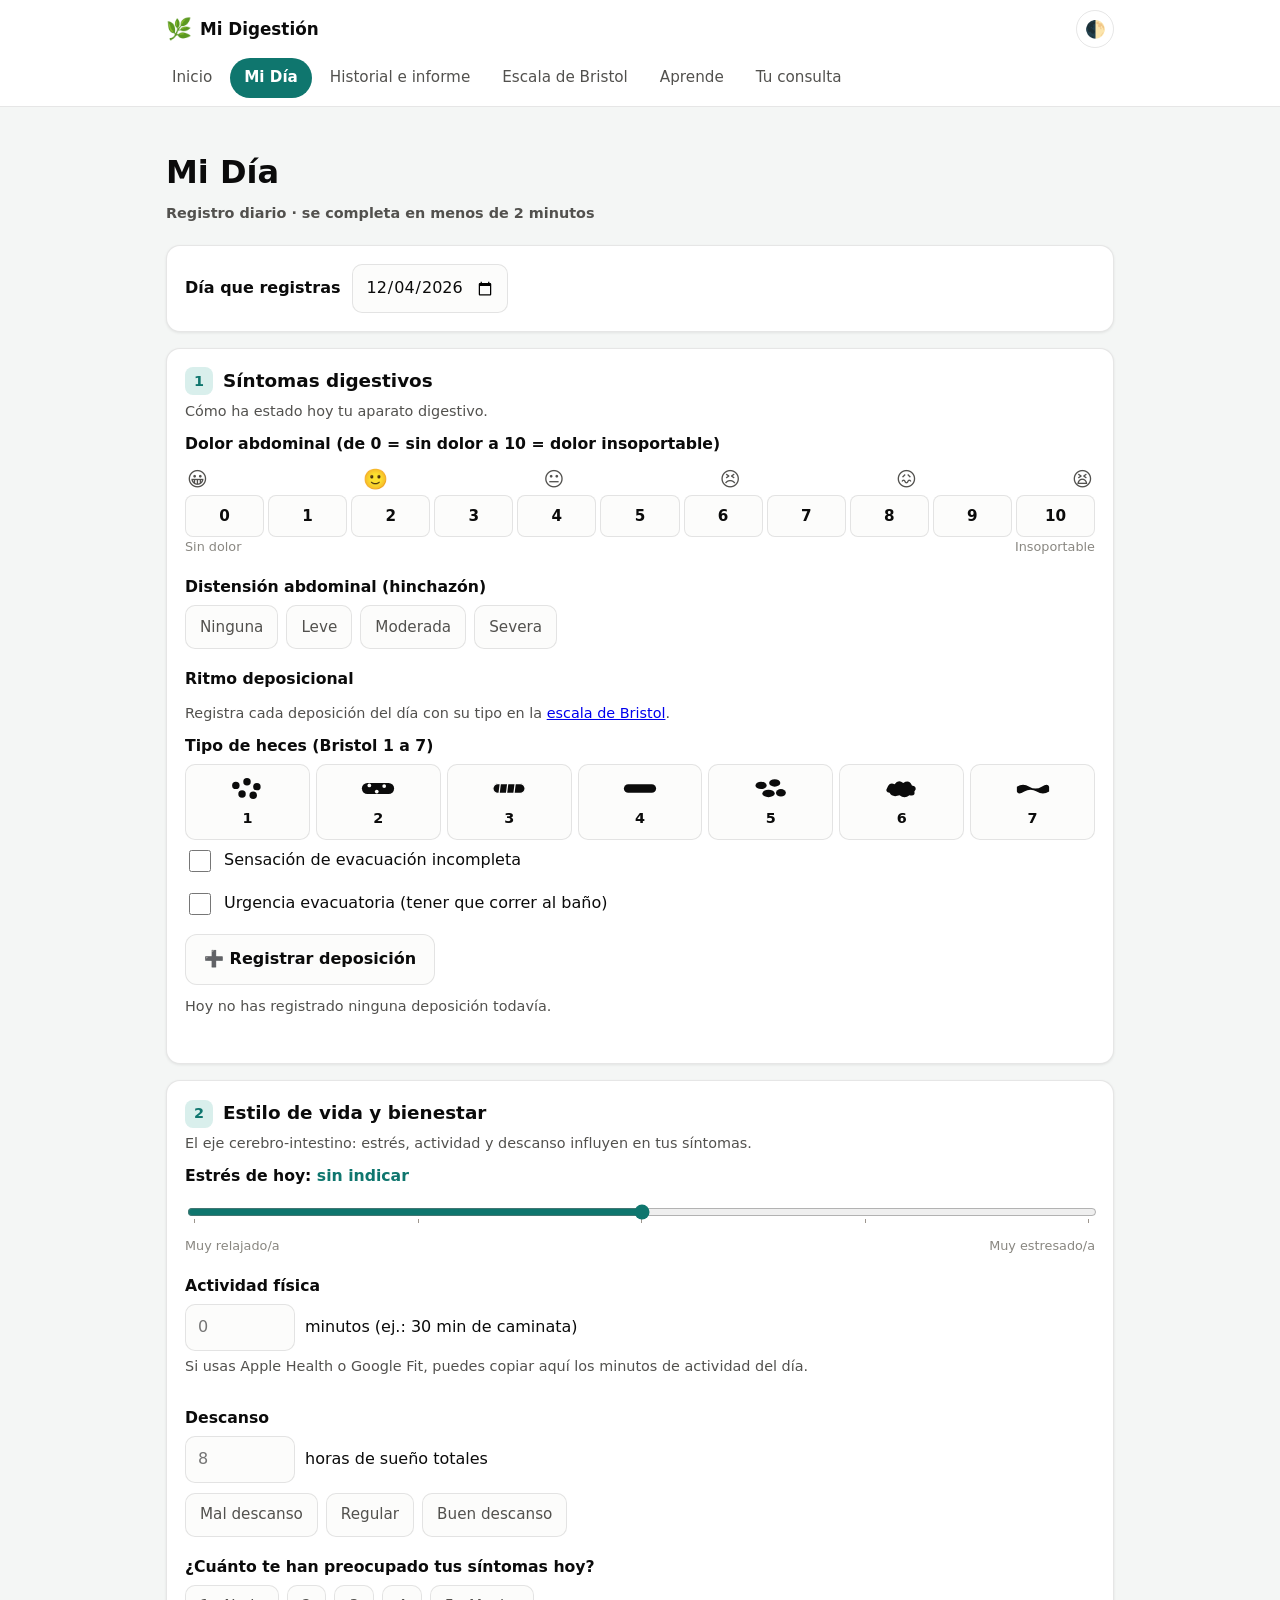
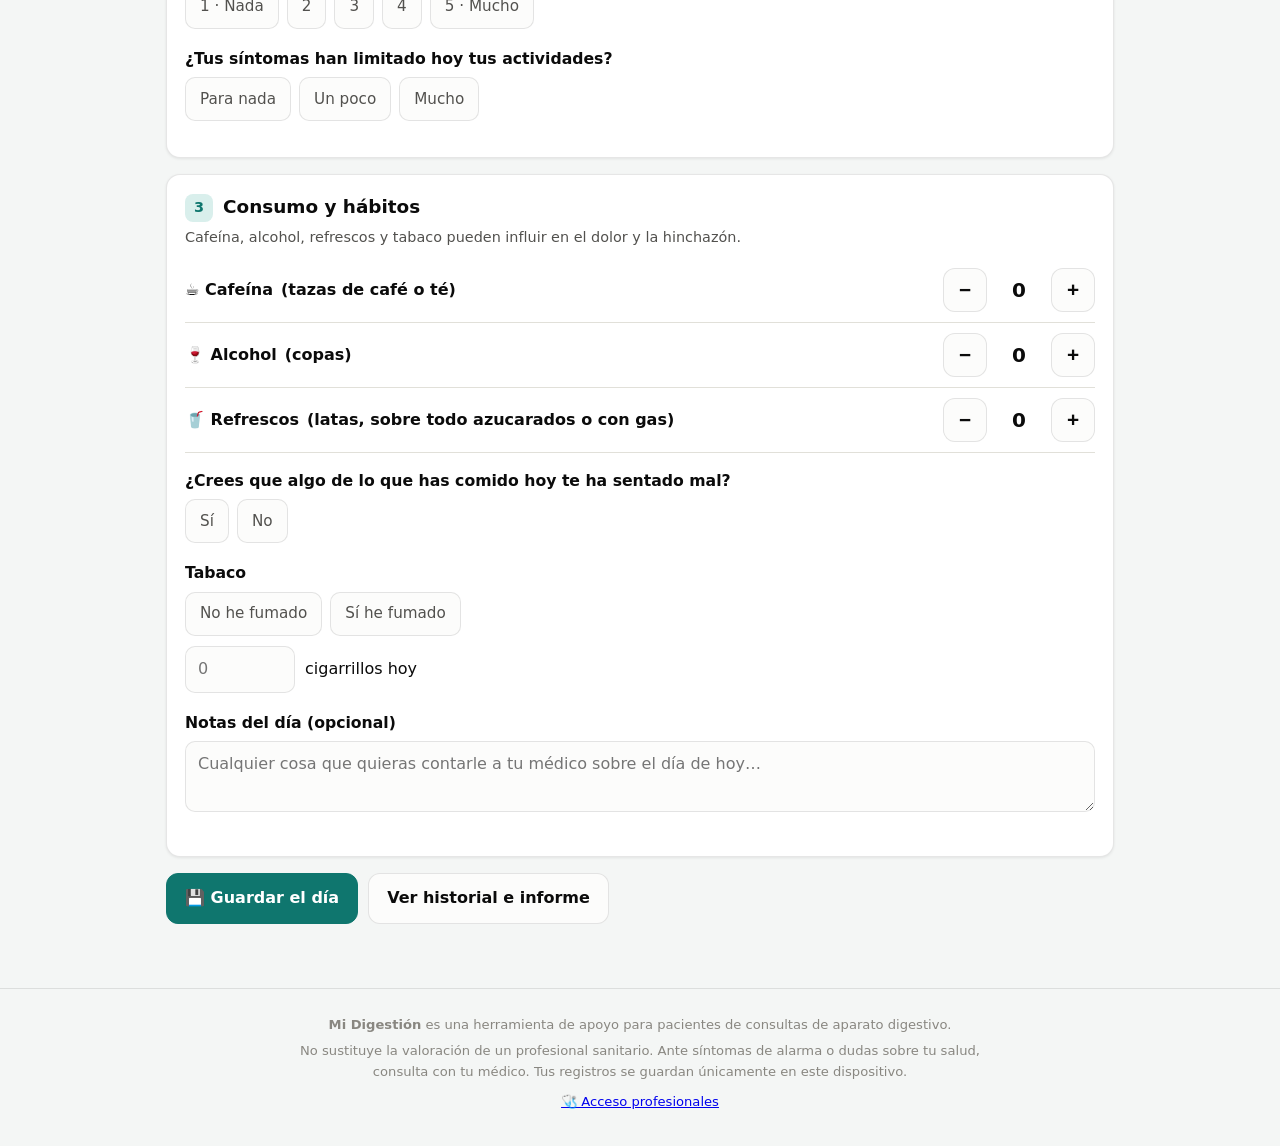
<file: diario.html>
<!DOCTYPE html>
<html lang="es">
<head>
<meta charset="UTF-8">
<meta name="viewport" content="width=device-width, initial-scale=1">
<title>Mi Día — Registro diario | Mi Digestión</title>
<meta name="description" content="Registro diario de síntomas digestivos: dolor abdominal, distensión, ritmo deposicional, estilo de vida y hábitos.">
<link rel="icon" href="favicon.svg" type="image/svg+xml">
<link rel="stylesheet" href="css/styles.css">
<link rel="manifest" href="manifest.webmanifest">
<meta name="theme-color" content="#0f766e">
<link rel="apple-touch-icon" href="img/icons/apple-touch-icon.png">
<meta name="apple-mobile-web-app-capable" content="yes">
<meta name="mobile-web-app-capable" content="yes">
<meta name="apple-mobile-web-app-status-bar-style" content="black-translucent">
<meta name="apple-mobile-web-app-title" content="Mi Digestión">

</head>
<body>
<main>
  <h1>Mi Día <span class="hint" style="display:block">Registro diario · se completa en menos de 2 minutos</span></h1>

  <div class="card no-imprimir" style="display:flex;align-items:center;gap:12px;flex-wrap:wrap">
    <label for="fecha" style="font-weight:600">Día que registras</label>
    <input type="date" id="fecha">
    <span id="estado-guardado" class="hint" style="margin:0" aria-live="polite"></span>
  </div>

  <form id="form-diario" novalidate>

    <!-- ============ BLOQUE 1 ============ -->
    <section class="card" aria-labelledby="t-bloque1">
      <h2 class="bloque-titulo" id="t-bloque1"><span class="num">1</span> Síntomas digestivos</h2>
      <p class="hint">Cómo ha estado hoy tu aparato digestivo.</p>

      <fieldset>
        <legend>Dolor abdominal (de 0 = sin dolor a 10 = dolor insoportable)</legend>
        <div class="escala-caras" aria-hidden="true"><span>😀</span><span>🙂</span><span>😐</span><span>😣</span><span>😖</span><span>😫</span></div>
        <div class="escala-dolor" role="radiogroup" aria-label="Intensidad del dolor de 0 a 10" id="grupo-dolor"></div>
        <div class="escala-leyenda" aria-hidden="true"><span>Sin dolor</span><span>Insoportable</span></div>
      </fieldset>

      <fieldset id="campo-momento" hidden>
        <legend>¿En qué momento notas el dolor?</legend>
        <div class="seg">
          <label><input type="radio" name="momento" value="ayunas">En ayunas</label>
          <label><input type="radio" name="momento" value="despues">Después de comer</label>
          <label><input type="radio" name="momento" value="continuo">Continuo</label>
        </div>
      </fieldset>

      <fieldset>
        <legend>Distensión abdominal (hinchazón)</legend>
        <div class="seg">
          <label><input type="radio" name="distension" value="0">Ninguna</label>
          <label><input type="radio" name="distension" value="1">Leve</label>
          <label><input type="radio" name="distension" value="2">Moderada</label>
          <label><input type="radio" name="distension" value="3">Severa</label>
        </div>
      </fieldset>

      <fieldset>
        <legend>Ritmo deposicional</legend>
        <p class="hint">Registra cada deposición del día con su tipo en la
          <a href="bristol.html">escala de Bristol</a>.</p>

        <div id="nueva-deposicion">
          <span class="field-label">Tipo de heces (Bristol 1 a 7)</span>
          <div class="bristol-selector" id="selector-bristol" role="radiogroup" aria-label="Tipo de heces según la escala de Bristol"></div>
          <label class="check-linea"><input type="checkbox" id="dep-incompleta"> Sensación de evacuación incompleta</label>
          <label class="check-linea"><input type="checkbox" id="dep-urgencia"> Urgencia evacuatoria (tener que correr al baño)</label>
          <div class="acciones">
            <button type="button" class="btn" id="btn-registrar-deposicion">➕ Registrar deposición</button>
          </div>
        </div>

        <ul class="lista-deposiciones" id="lista-deposiciones" aria-live="polite"></ul>
        <p class="hint" id="resumen-deposiciones"></p>
      </fieldset>
    </section>

    <!-- ============ BLOQUE 2 ============ -->
    <section class="card" aria-labelledby="t-bloque2">
      <h2 class="bloque-titulo" id="t-bloque2"><span class="num">2</span> Estilo de vida y bienestar</h2>
      <p class="hint">El eje cerebro-intestino: estrés, actividad y descanso influyen en tus síntomas.</p>

      <fieldset>
        <legend>Estrés de hoy: <span class="slider-valor" id="valor-estres">sin indicar</span></legend>
        <input type="range" id="estres" min="1" max="5" step="1" value="3"
               aria-describedby="leyenda-estres" list="marcas-estres">
        <datalist id="marcas-estres"><option value="1"><option value="2"><option value="3"><option value="4"><option value="5"></datalist>
        <div class="escala-leyenda" id="leyenda-estres"><span>Muy relajado/a</span><span>Muy estresado/a</span></div>
      </fieldset>

      <fieldset>
        <legend>Actividad física</legend>
        <div style="display:flex;align-items:center;gap:10px;flex-wrap:wrap">
          <input type="number" id="actividad" min="0" max="1440" inputmode="numeric" style="width:110px" placeholder="0">
          <span>minutos (ej.: 30 min de caminata)</span>
        </div>
        <p class="hint">Si usas Apple Health o Google Fit, puedes copiar aquí los minutos de actividad del día.</p>
      </fieldset>

      <fieldset>
        <legend>Descanso</legend>
        <div style="display:flex;align-items:center;gap:10px;flex-wrap:wrap;margin-bottom:10px">
          <input type="number" id="sueno-horas" min="0" max="24" step="0.5" inputmode="decimal" style="width:110px" placeholder="8">
          <span>horas de sueño totales</span>
        </div>
        <div class="seg" role="radiogroup" aria-label="Calidad del descanso">
          <label><input type="radio" name="calidad-sueno" value="mal">Mal descanso</label>
          <label><input type="radio" name="calidad-sueno" value="regular">Regular</label>
          <label><input type="radio" name="calidad-sueno" value="buen">Buen descanso</label>
        </div>
      </fieldset>

      <fieldset>
        <legend>¿Cuánto te han preocupado tus síntomas hoy?</legend>
        <div class="seg" role="radiogroup" aria-label="Preocupación por los síntomas, de 1 a 5">
          <label><input type="radio" name="preocupacion" value="1">1 · Nada</label>
          <label><input type="radio" name="preocupacion" value="2">2</label>
          <label><input type="radio" name="preocupacion" value="3">3</label>
          <label><input type="radio" name="preocupacion" value="4">4</label>
          <label><input type="radio" name="preocupacion" value="5">5 · Mucho</label>
        </div>
      </fieldset>

      <fieldset>
        <legend>¿Tus síntomas han limitado hoy tus actividades?</legend>
        <div class="seg">
          <label><input type="radio" name="limitacion" value="nada">Para nada</label>
          <label><input type="radio" name="limitacion" value="poco">Un poco</label>
          <label><input type="radio" name="limitacion" value="mucho">Mucho</label>
        </div>
      </fieldset>
    </section>

    <!-- ============ BLOQUE 3 ============ -->
    <section class="card" aria-labelledby="t-bloque3">
      <h2 class="bloque-titulo" id="t-bloque3"><span class="num">3</span> Consumo y hábitos</h2>
      <p class="hint">Cafeína, alcohol, refrescos y tabaco pueden influir en el dolor y la hinchazón.</p>

      <div class="fila-contador">
        <span class="etiqueta">☕ Cafeína <span class="unidad">(tazas de café o té)</span></span>
        <div class="contador" data-contador="cafeina">
          <button type="button" data-paso="-1" aria-label="Quitar una taza">−</button>
          <span class="valor" aria-live="polite">0</span>
          <button type="button" data-paso="1" aria-label="Añadir una taza">+</button>
        </div>
      </div>

      <div class="fila-contador">
        <span class="etiqueta">🍷 Alcohol <span class="unidad">(copas)</span></span>
        <div class="contador" data-contador="alcohol">
          <button type="button" data-paso="-1" aria-label="Quitar una copa">−</button>
          <span class="valor" aria-live="polite">0</span>
          <button type="button" data-paso="1" aria-label="Añadir una copa">+</button>
        </div>
      </div>

      <div class="fila-contador">
        <span class="etiqueta">🥤 Refrescos <span class="unidad">(latas, sobre todo azucarados o con gas)</span></span>
        <div class="contador" data-contador="refrescos">
          <button type="button" data-paso="-1" aria-label="Quitar una lata">−</button>
          <span class="valor" aria-live="polite">0</span>
          <button type="button" data-paso="1" aria-label="Añadir una lata">+</button>
        </div>
      </div>

      <fieldset style="margin-top:16px">
        <legend>¿Crees que algo de lo que has comido hoy te ha sentado mal?</legend>
        <div class="seg">
          <label><input type="radio" name="comida-mal" value="si">Sí</label>
          <label><input type="radio" name="comida-mal" value="no">No</label>
        </div>
        <div id="campo-comida" hidden style="margin-top:10px">
          <label class="field-label" for="comida-detalle">¿Qué alimento o comida sospechas?</label>
          <input type="text" id="comida-detalle" style="width:100%" placeholder="Ej.: legumbres, lácteos, comida copiosa…">
        </div>
      </fieldset>

      <fieldset>
        <legend>Tabaco</legend>
        <div class="seg">
          <label><input type="radio" name="tabaco" value="no">No he fumado</label>
          <label><input type="radio" name="tabaco" value="si">Sí he fumado</label>
        </div>
        <div id="campo-cigarrillos" hidden style="margin-top:10px;display:flex;align-items:center;gap:10px">
          <input type="number" id="cigarrillos" min="0" max="200" inputmode="numeric" style="width:110px" placeholder="0">
          <span>cigarrillos hoy</span>
        </div>
      </fieldset>

      <fieldset>
        <legend>Notas del día (opcional)</legend>
        <textarea id="notas" rows="2" placeholder="Cualquier cosa que quieras contarle a tu médico sobre el día de hoy…"></textarea>
      </fieldset>
    </section>

    <div class="acciones no-imprimir">
      <button type="submit" class="btn primario">💾 Guardar el día</button>
      <a class="btn" href="historial.html">Ver historial e informe</a>
    </div>
  </form>
</main>

<script type="module" src="js/diario.js"></script>
<script src="js/pwa.js" defer></script>
</body>
</html>
</file>
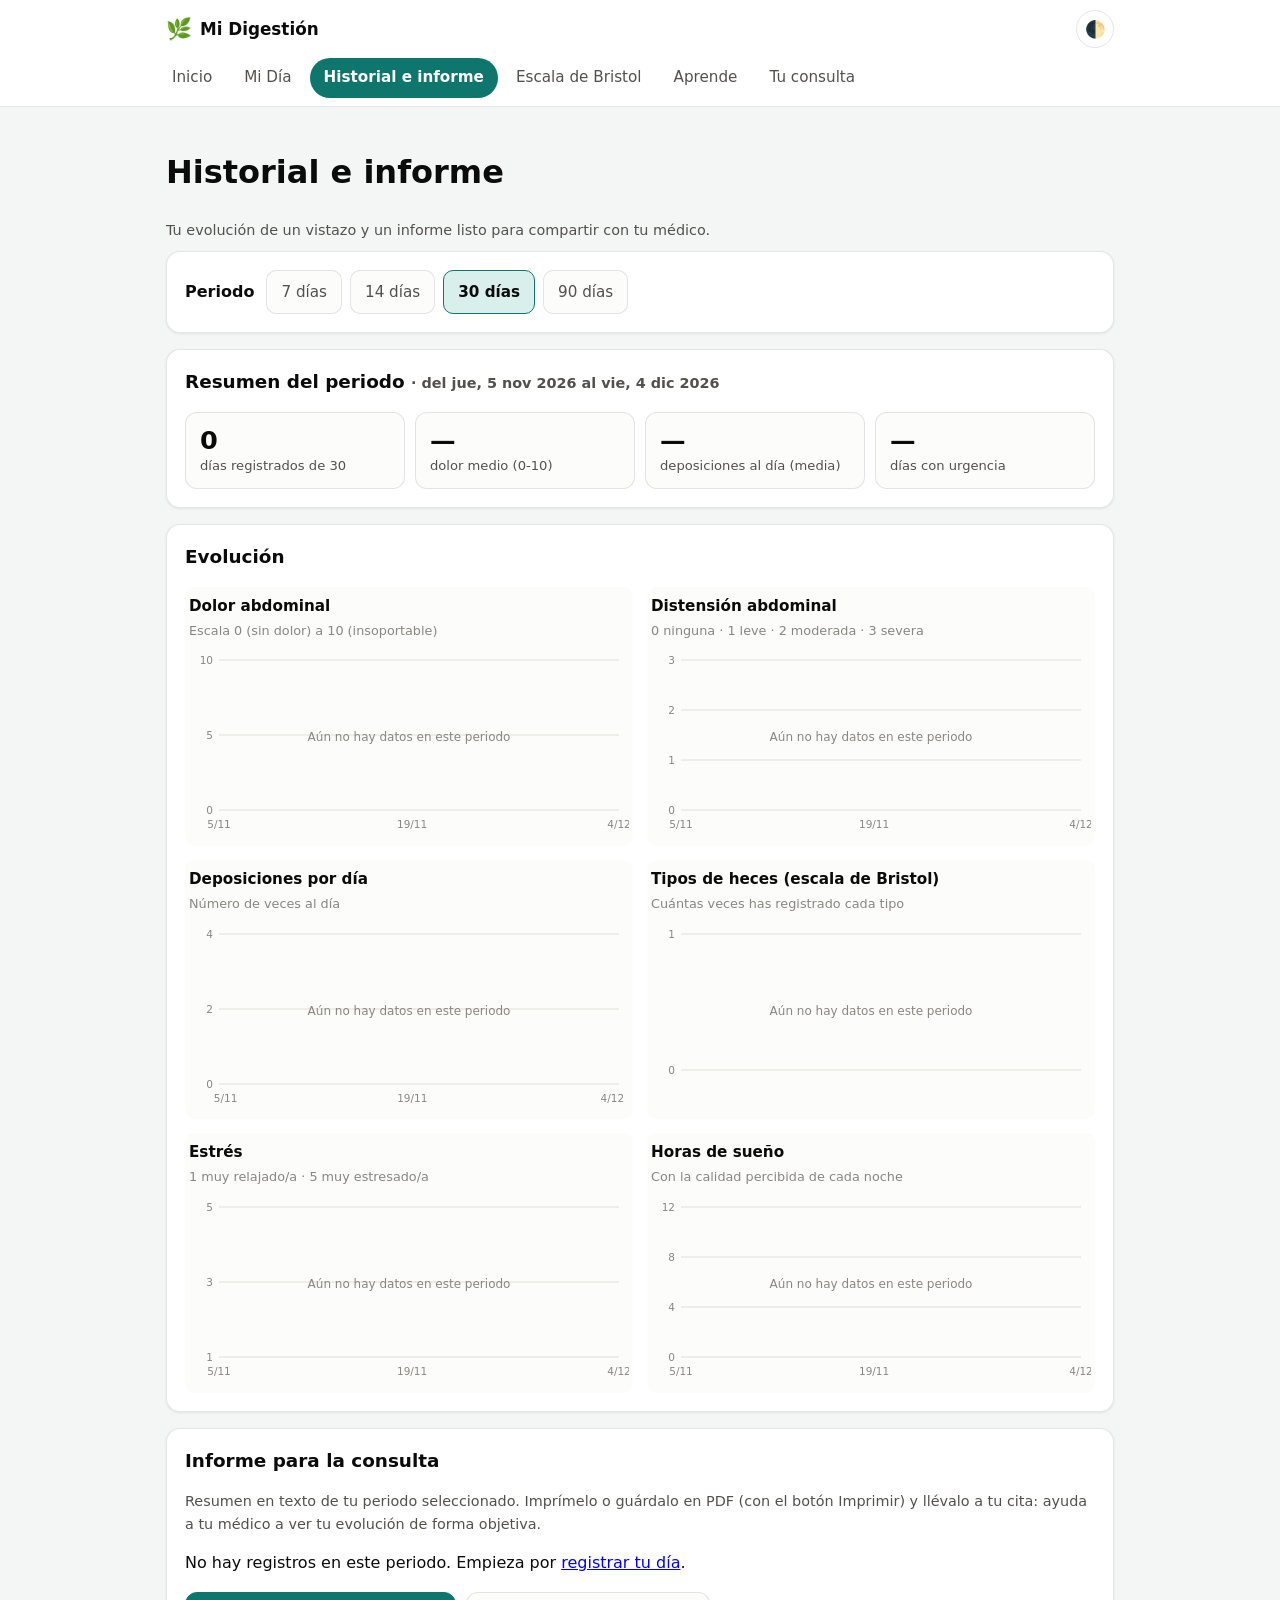
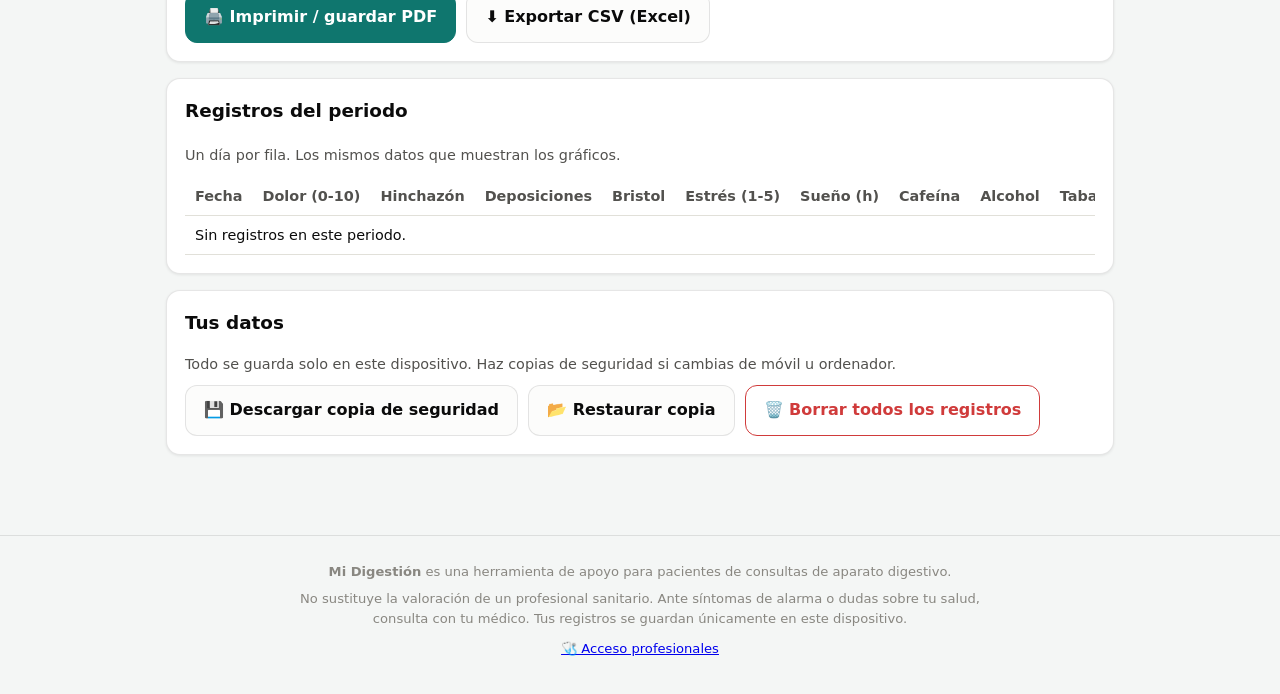
<file: historial.html>
<!DOCTYPE html>
<html lang="es">
<head>
<meta charset="UTF-8">
<meta name="viewport" content="width=device-width, initial-scale=1">
<title>Historial e informe | Mi Digestión</title>
<meta name="description" content="Evolución de tus síntomas digestivos e informe resumido para llevar a tu consulta de aparato digestivo.">
<link rel="icon" href="favicon.svg" type="image/svg+xml">
<link rel="stylesheet" href="css/styles.css">
<link rel="manifest" href="manifest.webmanifest">
<meta name="theme-color" content="#0f766e">
<link rel="apple-touch-icon" href="img/icons/apple-touch-icon.png">
<meta name="apple-mobile-web-app-capable" content="yes">
<meta name="mobile-web-app-capable" content="yes">
<meta name="apple-mobile-web-app-status-bar-style" content="black-translucent">
<meta name="apple-mobile-web-app-title" content="Mi Digestión">

</head>
<body>
<main>
  <h1>Historial e informe</h1>
  <p class="hint">Tu evolución de un vistazo y un informe listo para compartir con tu médico.</p>

  <div class="card no-imprimir" style="display:flex;align-items:center;gap:12px;flex-wrap:wrap">
    <span style="font-weight:600">Periodo</span>
    <div class="seg" id="selector-periodo" role="radiogroup" aria-label="Periodo del historial">
      <label><input type="radio" name="periodo" value="7">7 días</label>
      <label><input type="radio" name="periodo" value="14">14 días</label>
      <label><input type="radio" name="periodo" value="30" checked>30 días</label>
      <label><input type="radio" name="periodo" value="90">90 días</label>
    </div>
  </div>

  <div class="solo-imprimir card">
    <h2 style="margin:0 0 4px">Mi Digestión — Diario de síntomas del paciente</h2>
    <p id="informe-cabecera" style="margin:0"></p>
  </div>

  <section class="card" aria-labelledby="t-resumen">
    <h2 id="t-resumen">Resumen del periodo <span id="titulo-periodo" class="hint" style="display:inline"></span></h2>
    <div class="grid-stats" id="stats"></div>
  </section>

  <section class="card" aria-labelledby="t-graficos">
    <h2 id="t-graficos">Evolución</h2>
    <div class="grid-charts">
      <div id="chart-dolor"></div>
      <div id="chart-distension"></div>
      <div id="chart-deposiciones"></div>
      <div id="chart-bristol"></div>
      <div id="chart-estres"></div>
      <div id="chart-sueno"></div>
    </div>
  </section>

  <section class="card" aria-labelledby="t-informe">
    <h2 id="t-informe">Informe para la consulta</h2>
    <p class="hint no-imprimir">Resumen en texto de tu periodo seleccionado. Imprímelo o guárdalo en PDF
      (con el botón Imprimir) y llévalo a tu cita: ayuda a tu médico a ver tu evolución de forma objetiva.</p>
    <div id="informe-texto" class="prosa"></div>
    <div class="acciones no-imprimir">
      <button type="button" class="btn primario" id="btn-imprimir">🖨️ Imprimir / guardar PDF</button>
      <button type="button" class="btn" id="btn-csv">⬇️ Exportar CSV (Excel)</button>
    </div>
  </section>

  <section class="card" aria-labelledby="t-tabla">
    <h2 id="t-tabla">Registros del periodo</h2>
    <div class="tabla-scroll">
      <table id="tabla-registros">
        <caption class="hint" style="text-align:left;caption-side:top">Un día por fila. Los mismos datos que muestran los gráficos.</caption>
        <thead>
          <tr>
            <th scope="col">Fecha</th>
            <th scope="col">Dolor (0-10)</th>
            <th scope="col">Hinchazón</th>
            <th scope="col">Deposiciones</th>
            <th scope="col">Bristol</th>
            <th scope="col">Estrés (1-5)</th>
            <th scope="col">Sueño (h)</th>
            <th scope="col">Cafeína</th>
            <th scope="col">Alcohol</th>
            <th scope="col">Tabaco</th>
          </tr>
        </thead>
        <tbody></tbody>
      </table>
    </div>
  </section>

  <section class="card no-imprimir" aria-labelledby="t-datos">
    <h2 id="t-datos">Tus datos</h2>
    <p class="hint">Todo se guarda solo en este dispositivo. Haz copias de seguridad si cambias de móvil u ordenador.</p>
    <div class="acciones">
      <button type="button" class="btn" id="btn-copia">💾 Descargar copia de seguridad</button>
      <button type="button" class="btn" id="btn-restaurar">📂 Restaurar copia</button>
      <input type="file" id="archivo-copia" accept="application/json,.json" hidden>
      <button type="button" class="btn peligro" id="btn-borrar">🗑️ Borrar todos los registros</button>
    </div>
  </section>
</main>

<script type="module" src="js/historial.js"></script>
<script src="js/pwa.js" defer></script>
</body>
</html>
</file>
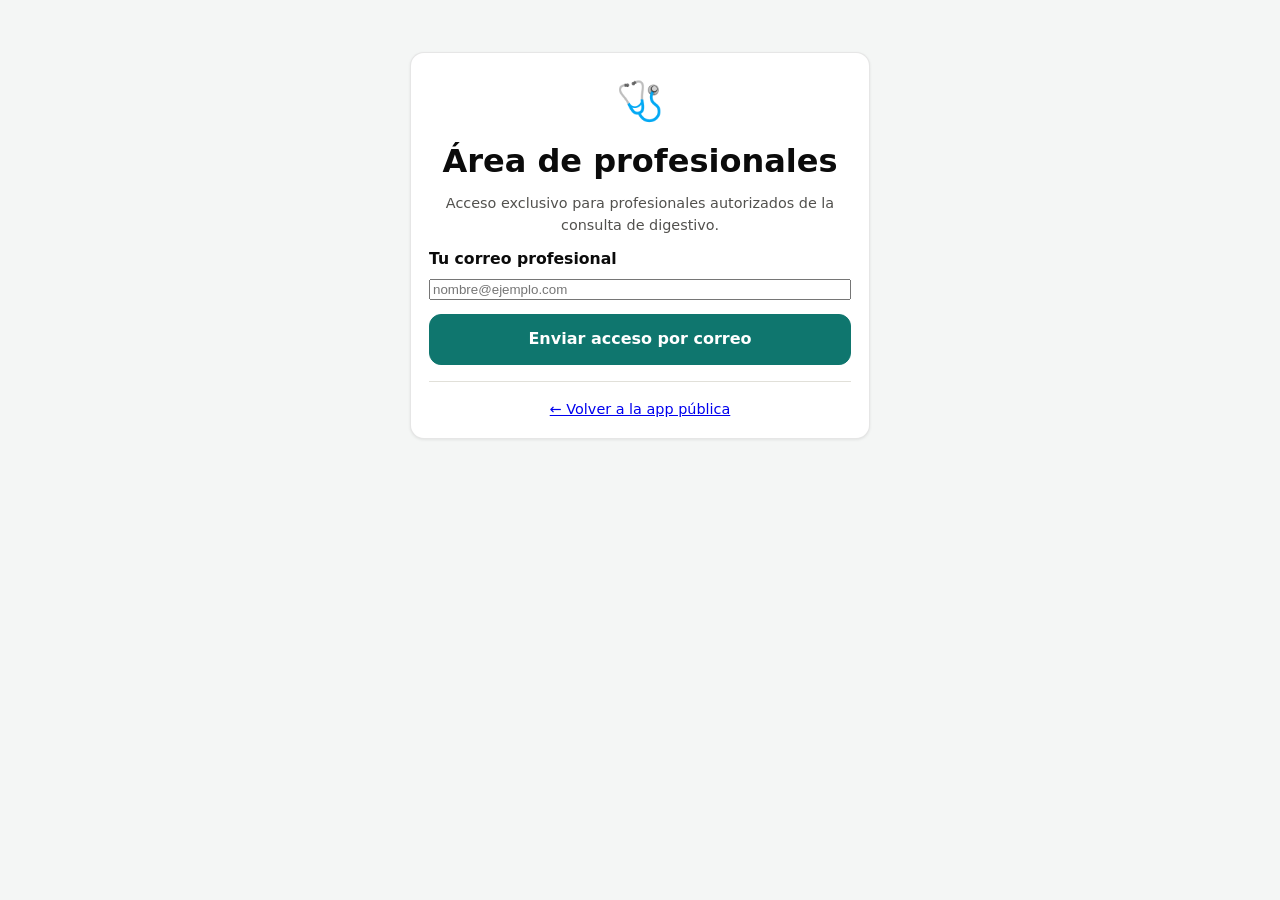
<file: pro-accesos.html>
<!DOCTYPE html>
<html lang="es">
<head>
<meta charset="UTF-8">
<meta name="viewport" content="width=device-width, initial-scale=1">
<title>Gestión de accesos | Mi Digestión</title>
<meta name="robots" content="noindex">
<link rel="icon" href="favicon.svg" type="image/svg+xml">
<link rel="stylesheet" href="css/styles.css">
<link rel="manifest" href="manifest.webmanifest">
<meta name="theme-color" content="#0f766e">
<link rel="apple-touch-icon" href="img/icons/apple-touch-icon.png">
<meta name="apple-mobile-web-app-capable" content="yes">
<meta name="mobile-web-app-capable" content="yes">
<meta name="apple-mobile-web-app-status-bar-style" content="black-translucent">
<meta name="apple-mobile-web-app-title" content="Mi Digestión">

</head>
<body>
<main>
  <h1>Gestión de accesos</h1>
  <p class="hint">Añade o quita los correos de las personas que pueden entrar al área de profesionales.
     Solo la superadministradora puede hacerlo.</p>

  <section class="card">
    <h2 style="margin-top:0">Añadir profesional</h2>
    <form id="form-add">
      <div style="display:grid;gap:10px;grid-template-columns:1fr">
        <div>
          <label class="field-label" for="add-email">Correo</label>
          <input type="email" id="add-email" required style="width:100%" placeholder="nombre@ejemplo.com" inputmode="email">
        </div>
        <div>
          <label class="field-label" for="add-nombre">Nombre (opcional)</label>
          <input type="text" id="add-nombre" style="width:100%" placeholder="Dra. Ejemplo">
        </div>
        <fieldset style="margin:0">
          <legend>Rol</legend>
          <div class="seg">
            <label><input type="radio" name="add-rol" value="profesional" checked> Profesional</label>
            <label><input type="radio" name="add-rol" value="superadmin"> ⭐ Superadministradora</label>
          </div>
        </fieldset>
      </div>
      <div class="acciones">
        <button type="submit" class="btn primario" id="btn-add">➕ Añadir acceso</button>
      </div>
    </form>
  </section>

  <section class="card">
    <h2 style="margin-top:0">Profesionales con acceso <span id="conteo" class="hint" style="display:inline"></span></h2>
    <div class="tabla-scroll">
      <table id="tabla-accesos">
        <thead>
          <tr>
            <th scope="col">Correo</th>
            <th scope="col">Nombre</th>
            <th scope="col">Rol</th>
            <th scope="col">Estado</th>
            <th scope="col">Acciones</th>
          </tr>
        </thead>
        <tbody></tbody>
      </table>
    </div>
    <p class="hint" id="vacio" hidden>Todavía no hay profesionales en la lista.</p>
  </section>

  <div class="aviso info">
    Cuando añades un correo, esa persona ya puede entrar en <a href="acceso.html">la página de acceso</a>
    con ese correo (recibirá un enlace/código por email). Quitar un correo le retira el acceso de inmediato.
  </div>
</main>

<script src="js/vendor/supabase.js"></script>
<script type="module" src="js/pro-accesos.js"></script>
<script src="js/pwa.js" defer></script>
</body>
</html>
</file>
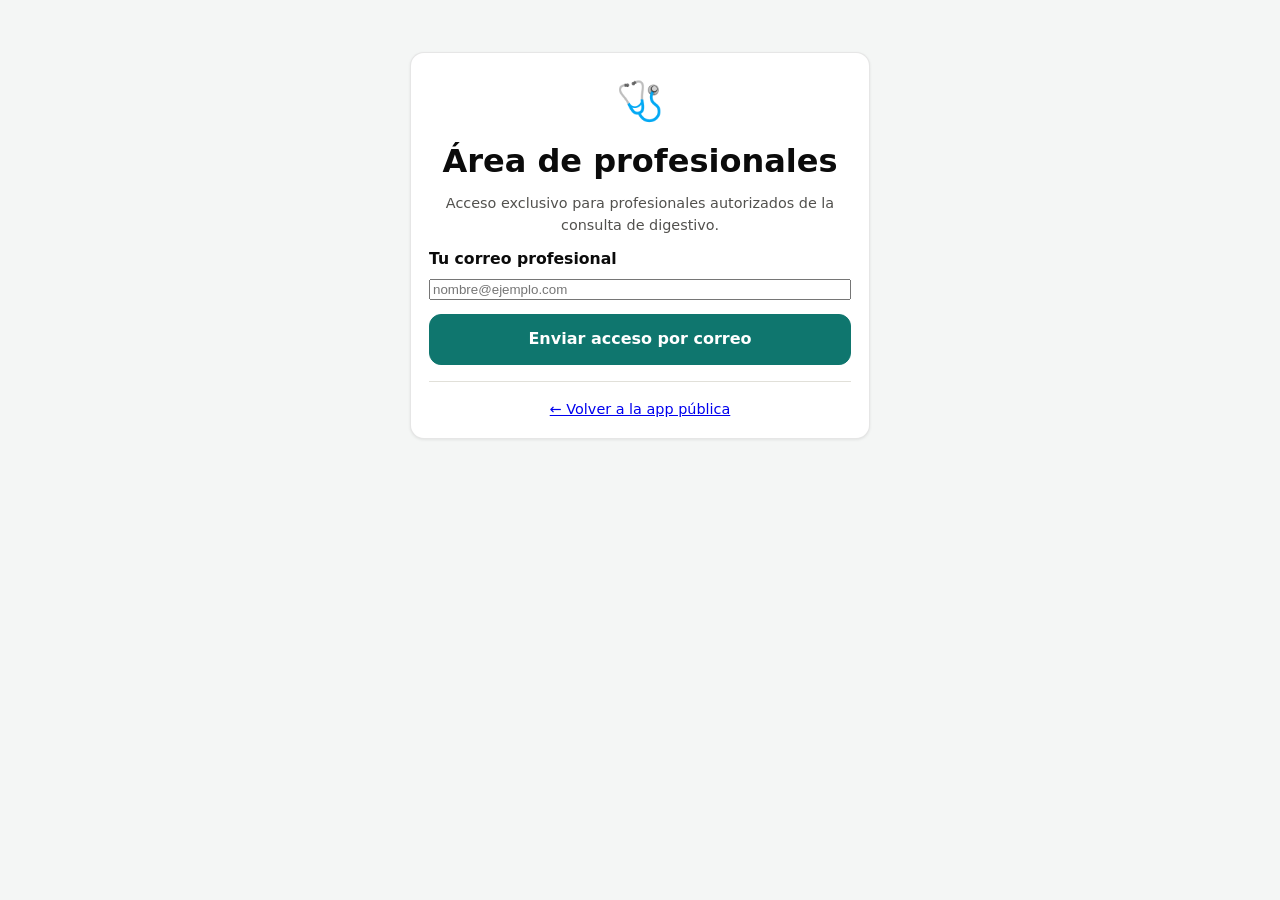
<file: pro-documentos.html>
<!DOCTYPE html>
<html lang="es">
<head>
<meta charset="UTF-8">
<meta name="viewport" content="width=device-width, initial-scale=1">
<title>Megacuaderno de documentos | Mi Digestión</title>
<meta name="robots" content="noindex">
<link rel="icon" href="favicon.svg" type="image/svg+xml">
<link rel="stylesheet" href="css/styles.css">
<link rel="manifest" href="manifest.webmanifest">
<meta name="theme-color" content="#0f766e">
<link rel="apple-touch-icon" href="img/icons/apple-touch-icon.png">
<meta name="apple-mobile-web-app-capable" content="yes">
<meta name="mobile-web-app-capable" content="yes">
<meta name="apple-mobile-web-app-status-bar-style" content="black-translucent">
<meta name="apple-mobile-web-app-title" content="Mi Digestión">

</head>
<body>
<main>
  <h1>Megacuaderno de documentos</h1>
  <p class="hint">Sube documentos de la consulta (protocolos, guías, artículos, notas) y consúltalos.
     Podrás hacer preguntas sobre su contenido.</p>

  <section class="card">
    <h2 style="margin-top:0">Subir documento</h2>
    <div class="dropzone" id="dropzone" tabindex="0" role="button" aria-label="Subir documento">
      <div class="icono-drop" aria-hidden="true">📄</div>
      <p><strong>Arrastra un documento aquí</strong> o pulsa para elegirlo.</p>
      <p class="hint">Se guarda de forma privada. Para las preguntas automáticas funcionan mejor los
         archivos de texto (.txt, .md).</p>
    </div>
    <input type="file" id="input-doc" accept=".txt,.md,.csv,.json,.pdf,.doc,.docx,application/pdf,text/*" hidden>
    <div id="subida-progreso" hidden>
      <p class="hint" id="subida-texto"></p>
      <div class="barra-progreso"><span id="subida-barra"></span></div>
    </div>
  </section>

  <section class="card">
    <h2 style="margin-top:0">Documentos <span id="conteo" class="hint" style="display:inline"></span></h2>
    <p class="hint" id="docs-vacio" hidden>Aún no has subido ningún documento.</p>
    <ul class="lista-archivos" id="lista-docs"></ul>
  </section>

  <section class="card">
    <h2 style="margin-top:0">Preguntar a los documentos</h2>
    <p class="hint">Escribe una pregunta y la IA responderá usando el texto de tus documentos.
       <span id="estado-ia"></span></p>
    <div class="chat-doc">
      <div class="chat-mensajes" id="chat" aria-live="polite"></div>
      <form class="chat-entrada" id="form-chat">
        <textarea id="pregunta" rows="2" placeholder="Ej.: ¿Qué dice el protocolo sobre la preparación para la colonoscopia?"></textarea>
        <button type="submit" class="btn primario" id="btn-preguntar">Preguntar</button>
      </form>
    </div>
  </section>

  <div class="aviso info">
    Las respuestas se basan en el texto de los documentos que subas y son de apoyo: revisa siempre las
    fuentes originales. La IA no sustituye el criterio profesional.
  </div>
</main>

<script src="js/vendor/supabase.js"></script>
<script type="module" src="js/pro-documentos.js"></script>
<script src="js/pwa.js" defer></script>
</body>
</html>
</file>
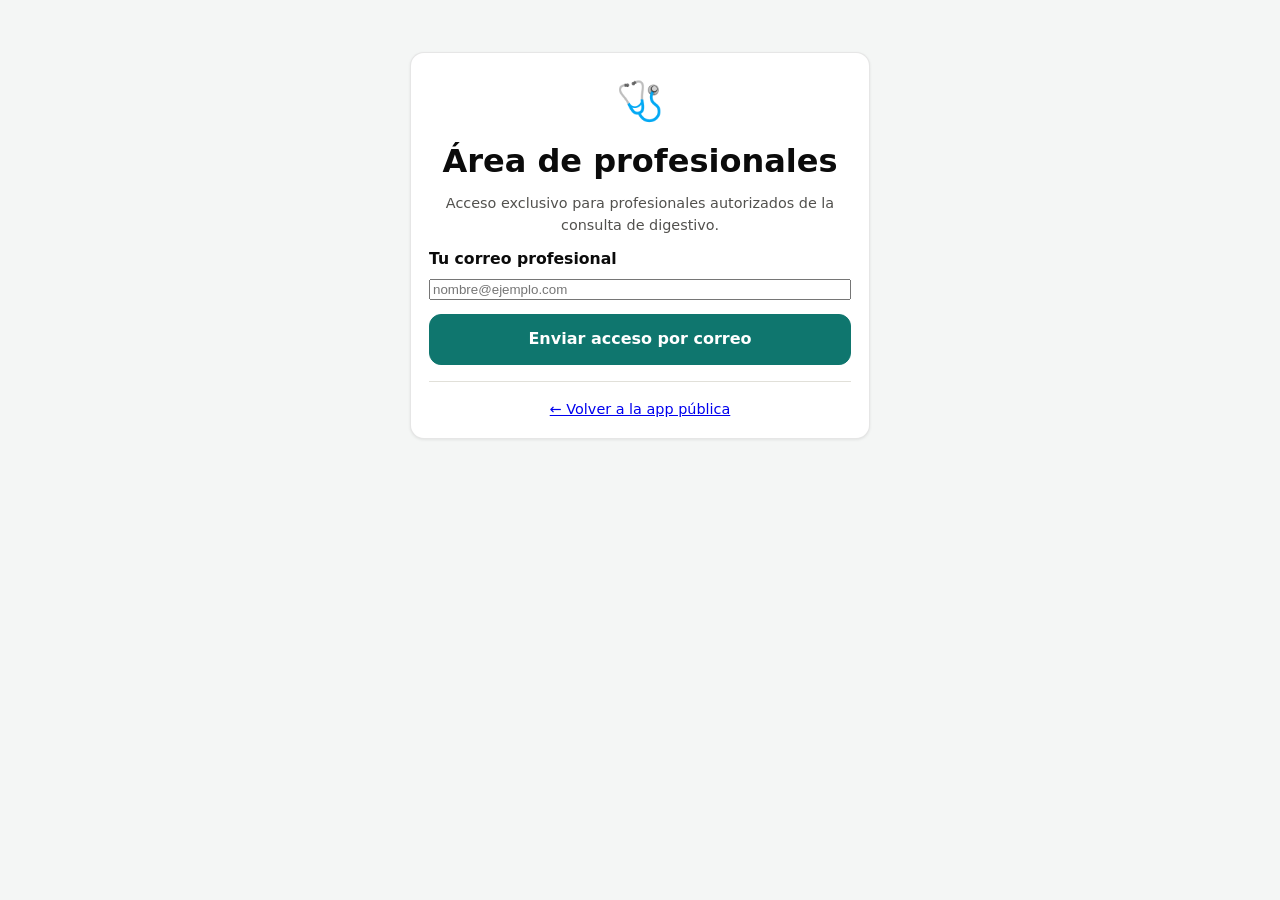
<file: pro-imagenes.html>
<!DOCTYPE html>
<html lang="es">
<head>
<meta charset="UTF-8">
<meta name="viewport" content="width=device-width, initial-scale=1">
<title>Imágenes y modelo CAG | Mi Digestión</title>
<meta name="robots" content="noindex">
<link rel="icon" href="favicon.svg" type="image/svg+xml">
<link rel="stylesheet" href="css/styles.css">
<link rel="manifest" href="manifest.webmanifest">
<meta name="theme-color" content="#0f766e">
<link rel="apple-touch-icon" href="img/icons/apple-touch-icon.png">
<meta name="apple-mobile-web-app-capable" content="yes">
<meta name="mobile-web-app-capable" content="yes">
<meta name="apple-mobile-web-app-status-bar-style" content="black-translucent">
<meta name="apple-mobile-web-app-title" content="Mi Digestión">

</head>
<body>
<main>
  <h1>Imágenes y modelo CAG</h1>
  <p class="hint">Sube imágenes endoscópicas y compáralas con el modelo de detección de
     <strong>gastritis atrófica crónica</strong> (CAG, DenseNet-121).</p>

  <div class="aviso urgente">
    <h3 style="margin-top:0">⚠️ Herramienta experimental, no diagnóstica</h3>
    El resultado del modelo es <strong>orientativo</strong> y se basa en un modelo de investigación
    entrenado con un conjunto limitado de imágenes. <strong>No es un diagnóstico</strong> ni un producto
    sanitario validado. La decisión clínica corresponde siempre al profesional.
  </div>

  <section class="card">
    <h2 style="margin-top:0">Subir imagen</h2>
    <div class="dropzone" id="dropzone" tabindex="0" role="button" aria-label="Subir imagen">
      <div class="icono-drop" aria-hidden="true">🖼️</div>
      <p><strong>Arrastra una imagen aquí</strong> o pulsa para elegirla.</p>
      <p class="hint">Formatos: JPG, PNG, BMP. Se guarda de forma privada en tu espacio de profesionales.</p>
    </div>
    <input type="file" id="input-imagen" accept="image/*" hidden>
    <div id="subida-progreso" hidden>
      <p class="hint" id="subida-texto"></p>
      <div class="barra-progreso"><span id="subida-barra"></span></div>
    </div>
  </section>

  <section class="card" id="analizador" hidden>
    <h2 style="margin-top:0">Análisis y comparación</h2>
    <div class="comparador">
      <div class="comp-col">
        <h3>Imagen del paciente</h3>
        <img class="comp-img" id="img-paciente" alt="Imagen subida por el profesional">
        <div class="acciones">
          <button type="button" class="btn primario" id="btn-analizar">🔬 Analizar con el modelo</button>
        </div>
        <div id="resultado" aria-live="polite"></div>
      </div>
      <div class="comp-col">
        <h3>Referencia del modelo</h3>
        <div class="ref-galeria">
          <figure>
            <img src="modelo/ref/ejemplo-cag.jpg" alt="Ejemplo de imagen con gastritis atrófica crónica">
            <figcaption>Ejemplo <strong>CAG</strong> (gastritis atrófica)</figcaption>
          </figure>
          <figure>
            <img src="modelo/ref/ejemplo-sano.jpg" alt="Ejemplo de imagen sin gastritis atrófica">
            <figcaption>Ejemplo <strong>sin CAG</strong></figcaption>
          </figure>
        </div>
        <p class="hint">Compara visualmente la mucosa del paciente con los ejemplos de referencia del modelo.</p>
      </div>
    </div>
  </section>

  <section class="card">
    <h2 style="margin-top:0">Mis imágenes</h2>
    <p class="hint" id="galeria-vacia" hidden>Aún no has subido ninguna imagen.</p>
    <div class="ref-galeria" id="galeria" style="grid-template-columns:repeat(auto-fill,minmax(120px,1fr))"></div>
  </section>

  <section class="card">
    <h2 style="margin-top:0">Sobre el modelo CAG</h2>
    <p class="hint">Modelo de investigación (DenseNet-121) de Yuan Fuqiang y el servicio de digestivo del
       Shanxi Provincial People's Hospital, para la detección de gastritis atrófica crónica en imágenes
       de antro gástrico. Rendimiento publicado por los autores: sensibilidad ≈ 95,9 %, especificidad ≈ 94 %.</p>
    <div class="curvas-modelo">
      <figure style="margin:0"><img src="modelo/ref/roc.png" alt="Curva ROC del modelo"><figcaption class="hint" style="text-align:center">Curva ROC</figcaption></figure>
      <figure style="margin:0"><img src="modelo/ref/pr.png" alt="Curva precisión-exhaustividad"><figcaption class="hint" style="text-align:center">Curva P-R</figcaption></figure>
      <figure style="margin:0"><img src="modelo/ref/acc.png" alt="Precisión de distintos modelos"><figcaption class="hint" style="text-align:center">Precisión por modelo</figcaption></figure>
      <figure style="margin:0"><img src="modelo/ref/heatmap.png" alt="Mapa de calor de activación del modelo"><figcaption class="hint" style="text-align:center">Mapa de activación (CAM)</figcaption></figure>
    </div>
  </section>
</main>

<script src="js/vendor/supabase.js"></script>
<script src="js/vendor/ort/ort.wasm.min.js"></script>
<script type="module" src="js/pro-imagenes.js"></script>
<script src="js/pwa.js" defer></script>
</body>
</html>
</file>
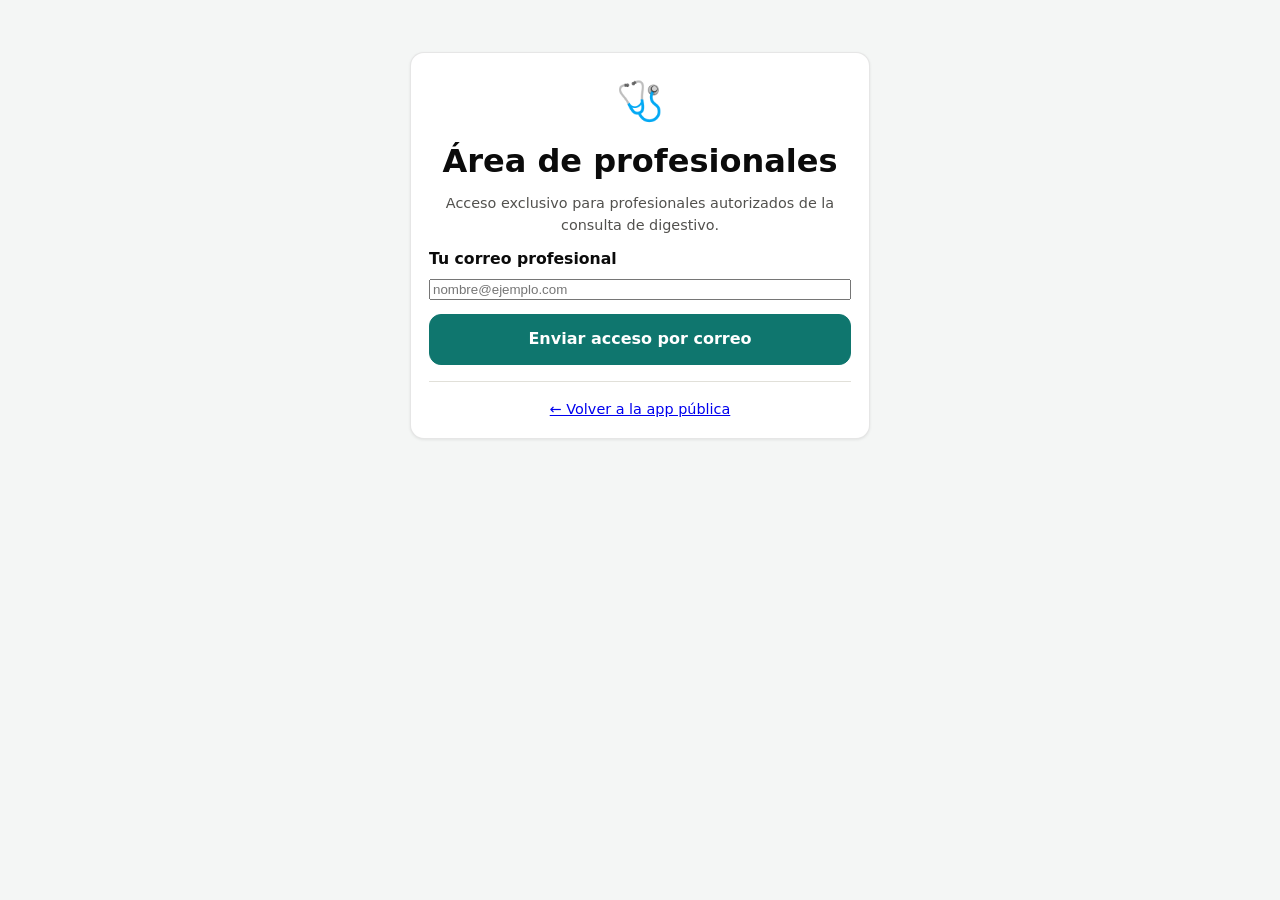
<file: profesionales.html>
<!DOCTYPE html>
<html lang="es">
<head>
<meta charset="UTF-8">
<meta name="viewport" content="width=device-width, initial-scale=1">
<title>Área de profesionales | Mi Digestión</title>
<meta name="robots" content="noindex">
<link rel="icon" href="favicon.svg" type="image/svg+xml">
<link rel="stylesheet" href="css/styles.css">
<link rel="manifest" href="manifest.webmanifest">
<meta name="theme-color" content="#0f766e">
<link rel="apple-touch-icon" href="img/icons/apple-touch-icon.png">
<meta name="apple-mobile-web-app-capable" content="yes">
<meta name="mobile-web-app-capable" content="yes">
<meta name="apple-mobile-web-app-status-bar-style" content="black-translucent">
<meta name="apple-mobile-web-app-title" content="Mi Digestión">

</head>
<body>
<main>
  <h1>Área de profesionales</h1>
  <p class="hint">Herramientas de apoyo para el profesional de la consulta de digestivo.</p>

  <div class="grid-tarjetas">
    <a class="tarjeta-enlace" href="pro-documentos.html">
      <span class="icono" aria-hidden="true">📄</span>
      <h3>Megacuaderno de documentos</h3>
      <p>Sube documentos (protocolos, guías, artículos) y consúltalos. Podrás hacer preguntas
         sobre su contenido.</p>
    </a>
    <a class="tarjeta-enlace" href="pro-imagenes.html">
      <span class="icono" aria-hidden="true">🔬</span>
      <h3>Imágenes y modelo CAG</h3>
      <p>Sube imágenes endoscópicas y compáralas con el modelo de detección de gastritis
         atrófica crónica (CAG).</p>
    </a>
    <a class="tarjeta-enlace" href="pro-accesos.html" id="tarjeta-accesos" hidden>
      <span class="icono" aria-hidden="true">🔑</span>
      <h3>Gestión de accesos</h3>
      <p>Añade o quita los correos de los profesionales autorizados y asigna administradoras.
         <strong>Solo superadministradora.</strong></p>
    </a>
  </div>

  <div class="aviso alerta">
    <h3>⚠️ Uso profesional y responsabilidad</h3>
    Estas herramientas son de <strong>apoyo</strong> y no sustituyen el juicio clínico. La comparación
    con el modelo CAG es orientativa y <strong>no constituye un diagnóstico</strong>. La responsabilidad
    de cualquier decisión clínica recae en el profesional.
  </div>
</main>

<script src="js/vendor/supabase.js"></script>
<script type="module">
  import { proteger } from "./js/pro.js";
  const perfil = await proteger();
  if (perfil && perfil.role === "superadmin") {
    document.getElementById("tarjeta-accesos").hidden = false;
  }
</script>
<script src="js/pwa.js" defer></script>
</body>
</html>
</file>
<file: css/styles.css>
/* Mi Digestión — estilos compartidos */
/* Mobile-first, tema claro/oscuro, tipografía del sistema */

:root {
  --surface-1: #fcfcfb;
  --page: #f4f6f5;
  --card: #ffffff;
  --text-primary: #0b0b0b;
  --text-secondary: #52514e;
  --muted: #898781;
  --grid: #e1e0d9;
  --baseline: #c3c2b7;
  --border: rgba(11, 11, 11, 0.10);
  --accent: #0f766e;
  --accent-strong: #115e59;
  --accent-soft: #d9efec;
  --accent-ink: #ffffff;
  --good: #0ca30c;
  --good-text: #006300;
  --warning-bg: #fdf3d7;
  --warning-border: #e3b341;
  --critical: #d03b3b;
  --critical-bg: #fbeaea;
  --series-1: #2a78d6;
  --series-2: #1baf7a;
  --series-3: #eda100;
  --series-6: #e34948;
  --shadow: 0 1px 3px rgba(11, 11, 11, 0.08);
  --radius: 14px;
}

:root[data-theme="dark"] {
  color-scheme: dark;
  --surface-1: #1a1a19;
  --page: #0d0d0d;
  --card: #1f1f1e;
  --text-primary: #ffffff;
  --text-secondary: #c3c2b7;
  --muted: #898781;
  --grid: #2c2c2a;
  --baseline: #383835;
  --border: rgba(255, 255, 255, 0.10);
  --accent: #2dd4bf;
  --accent-strong: #5eead4;
  --accent-soft: #133a36;
  --accent-ink: #04211e;
  --good: #0ca30c;
  --good-text: #0ca30c;
  --warning-bg: #3a2f10;
  --warning-border: #e3b341;
  --critical: #e66767;
  --critical-bg: #3a1717;
  --series-1: #3987e5;
  --series-2: #199e70;
  --series-3: #c98500;
  --series-6: #e66767;
  --shadow: none;
}

* { box-sizing: border-box; }

html { -webkit-text-size-adjust: 100%; }

body {
  margin: 0;
  font-family: system-ui, -apple-system, "Segoe UI", sans-serif;
  background: var(--page);
  color: var(--text-primary);
  line-height: 1.55;
  font-size: 16px;
}

/* ---------- Cabecera y navegación ---------- */

.site-header {
  background: var(--card);
  border-bottom: 1px solid var(--border);
  position: sticky;
  top: 0;
  z-index: 20;
}

.site-header .bar {
  max-width: 980px;
  margin: 0 auto;
  padding: 10px 16px;
  display: flex;
  align-items: center;
  gap: 12px;
}

.brand {
  display: flex;
  align-items: center;
  gap: 8px;
  font-weight: 700;
  font-size: 1.05rem;
  color: var(--text-primary);
  text-decoration: none;
  margin-right: auto;
}

.brand .logo { font-size: 1.3rem; }

.theme-toggle {
  border: 1px solid var(--border);
  background: transparent;
  color: var(--text-primary);
  border-radius: 999px;
  width: 38px;
  height: 38px;
  font-size: 1.05rem;
  cursor: pointer;
}

.site-nav {
  max-width: 980px;
  margin: 0 auto;
  padding: 0 8px 8px;
  display: flex;
  gap: 4px;
  overflow-x: auto;
  -webkit-overflow-scrolling: touch;
}

.site-nav a {
  flex: 0 0 auto;
  padding: 8px 14px;
  border-radius: 999px;
  text-decoration: none;
  color: var(--text-secondary);
  font-size: 0.95rem;
  white-space: nowrap;
}

.site-nav a[aria-current="page"] {
  background: var(--accent);
  color: var(--accent-ink);
  font-weight: 600;
}

.site-nav a:hover:not([aria-current="page"]) { background: var(--accent-soft); color: var(--text-primary); }

main {
  max-width: 980px;
  margin: 0 auto;
  padding: 20px 16px 64px;
}

/* ---------- Tarjetas y bloques ---------- */

.card {
  background: var(--card);
  border: 1px solid var(--border);
  border-radius: var(--radius);
  padding: 18px;
  margin-bottom: 16px;
  box-shadow: var(--shadow);
}

.card h2 { margin-top: 0; font-size: 1.15rem; }
.card h3 { font-size: 1rem; }

.hint { color: var(--text-secondary); font-size: 0.9rem; margin: 4px 0 10px; }

.bloque-titulo {
  display: flex;
  align-items: center;
  gap: 10px;
  margin: 0 0 4px;
}

.bloque-titulo .num {
  background: var(--accent-soft);
  color: var(--accent);
  font-weight: 700;
  border-radius: 8px;
  min-width: 28px;
  height: 28px;
  display: inline-flex;
  align-items: center;
  justify-content: center;
  font-size: 0.9rem;
}

/* ---------- Controles de formulario ---------- */

fieldset { border: 0; padding: 0; margin: 0 0 18px; }

legend, .field-label {
  font-weight: 600;
  font-size: 0.98rem;
  padding: 0;
  margin-bottom: 6px;
  display: block;
}

.seg {
  display: flex;
  flex-wrap: wrap;
  gap: 8px;
}

.seg label {
  border: 1.5px solid var(--border);
  background: var(--surface-1);
  border-radius: 10px;
  padding: 9px 14px;
  cursor: pointer;
  font-size: 0.95rem;
  color: var(--text-secondary);
  min-height: 44px;
  display: inline-flex;
  align-items: center;
  gap: 6px;
  user-select: none;
}

.seg input { position: absolute; opacity: 0; pointer-events: none; }

.seg label:has(input:checked) {
  border-color: var(--accent);
  background: var(--accent-soft);
  color: var(--text-primary);
  font-weight: 600;
}

.seg label:has(input:focus-visible) { outline: 2px solid var(--accent); outline-offset: 2px; }

/* Escala 0-10 del dolor */
.escala-dolor {
  display: grid;
  grid-template-columns: repeat(11, 1fr);
  gap: 4px;
}

.escala-dolor label {
  border: 1.5px solid var(--border);
  background: var(--surface-1);
  border-radius: 8px;
  text-align: center;
  padding: 8px 0;
  cursor: pointer;
  font-weight: 600;
  font-size: 0.95rem;
  min-height: 42px;
  display: flex;
  align-items: center;
  justify-content: center;
}

.escala-dolor input { position: absolute; opacity: 0; pointer-events: none; }

.escala-dolor label:has(input:checked) {
  background: var(--accent);
  border-color: var(--accent);
  color: var(--accent-ink);
}

.escala-dolor label:has(input:focus-visible) { outline: 2px solid var(--accent); outline-offset: 2px; }

.escala-caras {
  display: flex;
  justify-content: space-between;
  color: var(--text-secondary);
  font-size: 1.25rem;
  padding: 2px 2px 0;
}

.escala-leyenda {
  display: flex;
  justify-content: space-between;
  color: var(--muted);
  font-size: 0.8rem;
}

/* Slider estrés */
input[type="range"] {
  width: 100%;
  accent-color: var(--accent);
  min-height: 32px;
}

.slider-valor { font-weight: 700; color: var(--accent); }

/* Contadores +/- */
.contador {
  display: flex;
  align-items: center;
  gap: 12px;
}

.contador button {
  width: 44px;
  height: 44px;
  border-radius: 12px;
  border: 1.5px solid var(--border);
  background: var(--surface-1);
  color: var(--text-primary);
  font-size: 1.3rem;
  font-weight: 700;
  cursor: pointer;
}

.contador button:active { background: var(--accent-soft); }

.contador .valor {
  min-width: 40px;
  text-align: center;
  font-size: 1.25rem;
  font-weight: 700;
  font-variant-numeric: tabular-nums;
}

.contador .unidad { color: var(--text-secondary); font-size: 0.9rem; }

.fila-contador {
  display: flex;
  align-items: center;
  justify-content: space-between;
  gap: 10px;
  padding: 10px 0;
  border-bottom: 1px solid var(--grid);
}

.fila-contador:last-child { border-bottom: 0; }

.fila-contador .etiqueta { display: flex; align-items: center; gap: 8px; font-weight: 600; }

/* Checkbox grande */
.check-linea {
  display: flex;
  align-items: flex-start;
  gap: 10px;
  padding: 8px 0;
  cursor: pointer;
}

.check-linea input {
  width: 22px;
  height: 22px;
  accent-color: var(--accent);
  flex: 0 0 auto;
  margin-top: 2px;
}

input[type="number"], input[type="date"], input[type="text"], textarea, select {
  font: inherit;
  color: var(--text-primary);
  background: var(--surface-1);
  border: 1.5px solid var(--border);
  border-radius: 10px;
  padding: 10px 12px;
  min-height: 44px;
}

textarea { width: 100%; resize: vertical; }

input:focus-visible, textarea:focus-visible, select:focus-visible, button:focus-visible, a:focus-visible {
  outline: 2px solid var(--accent);
  outline-offset: 2px;
}

/* ---------- Botones ---------- */

.btn {
  display: inline-flex;
  align-items: center;
  justify-content: center;
  gap: 8px;
  border-radius: 12px;
  border: 1.5px solid var(--border);
  background: var(--surface-1);
  color: var(--text-primary);
  font: inherit;
  font-weight: 600;
  padding: 12px 18px;
  min-height: 46px;
  cursor: pointer;
  text-decoration: none;
}

.btn.primario {
  background: var(--accent);
  border-color: var(--accent);
  color: var(--accent-ink);
}

.btn.primario:hover { background: var(--accent-strong); border-color: var(--accent-strong); }

.btn.peligro { color: var(--critical); border-color: var(--critical); background: transparent; }

.acciones {
  display: flex;
  flex-wrap: wrap;
  gap: 10px;
  margin-top: 8px;
}

/* ---------- Avisos ---------- */

.aviso {
  border-radius: var(--radius);
  padding: 14px 16px;
  margin: 14px 0;
  border: 1px solid var(--border);
  font-size: 0.95rem;
}

.aviso.info { background: var(--accent-soft); }

.aviso.alerta {
  background: var(--warning-bg);
  border-color: var(--warning-border);
}

.aviso.urgente {
  background: var(--critical-bg);
  border-color: var(--critical);
}

.aviso h3 { margin: 0 0 6px; display: flex; align-items: center; gap: 8px; }

.toast {
  position: fixed;
  left: 50%;
  bottom: 24px;
  transform: translateX(-50%);
  background: var(--text-primary);
  color: var(--page);
  padding: 12px 20px;
  border-radius: 999px;
  font-weight: 600;
  box-shadow: 0 4px 16px rgba(0, 0, 0, 0.25);
  opacity: 0;
  pointer-events: none;
  transition: opacity 0.25s;
  z-index: 50;
  max-width: 90vw;
  text-align: center;
}

.toast.visible { opacity: 1; }

/* ---------- Rejillas de tarjetas (inicio) ---------- */

.grid-tarjetas {
  display: grid;
  grid-template-columns: 1fr;
  gap: 14px;
}

@media (min-width: 640px) {
  .grid-tarjetas { grid-template-columns: 1fr 1fr; }
}

.tarjeta-enlace {
  display: block;
  background: var(--card);
  border: 1px solid var(--border);
  border-radius: var(--radius);
  padding: 18px;
  text-decoration: none;
  color: var(--text-primary);
  box-shadow: var(--shadow);
}

.tarjeta-enlace:hover { border-color: var(--accent); }

.tarjeta-enlace .icono { font-size: 1.7rem; }

.tarjeta-enlace h3 { margin: 8px 0 4px; }

.tarjeta-enlace p { margin: 0; color: var(--text-secondary); font-size: 0.92rem; }

/* ---------- Tablas ---------- */

.tabla-scroll { overflow-x: auto; }

table {
  border-collapse: collapse;
  width: 100%;
  font-size: 0.9rem;
}

th, td {
  text-align: left;
  padding: 8px 10px;
  border-bottom: 1px solid var(--grid);
  white-space: nowrap;
  font-variant-numeric: tabular-nums;
}

th { color: var(--text-secondary); font-weight: 600; }

/* ---------- Gráficos ---------- */

.viz-root { background: var(--surface-1); border-radius: 10px; padding: 8px 4px 2px; }

.viz-titulo { font-size: 0.95rem; font-weight: 600; margin: 0 0 2px; }

.viz-sub { font-size: 0.8rem; color: var(--muted); margin: 0 0 6px; }

.grid-stats {
  display: grid;
  grid-template-columns: repeat(2, 1fr);
  gap: 10px;
}

@media (min-width: 700px) {
  .grid-stats { grid-template-columns: repeat(4, 1fr); }
}

.stat-tile {
  background: var(--surface-1);
  border: 1px solid var(--border);
  border-radius: 12px;
  padding: 12px 14px;
}

.stat-tile .valor { font-size: 1.6rem; font-weight: 700; line-height: 1.2; }

.stat-tile .etiqueta { color: var(--text-secondary); font-size: 0.82rem; }

.grid-charts { display: grid; grid-template-columns: 1fr; gap: 14px; }

@media (min-width: 700px) {
  .grid-charts { grid-template-columns: 1fr 1fr; }
}

.viz-tooltip {
  position: fixed;
  background: var(--card);
  border: 1px solid var(--border);
  border-radius: 8px;
  box-shadow: 0 2px 10px rgba(0, 0, 0, 0.18);
  padding: 6px 10px;
  font-size: 0.82rem;
  pointer-events: none;
  z-index: 60;
  display: none;
  max-width: 240px;
  white-space: normal;
}

/* ---------- Escala de Bristol ---------- */

.bristol-grid { display: grid; grid-template-columns: 1fr; gap: 12px; }

.bristol-item {
  display: grid;
  grid-template-columns: 84px 1fr;
  gap: 14px;
  align-items: center;
  background: var(--surface-1);
  border: 1px solid var(--border);
  border-radius: 12px;
  padding: 12px;
}

.bristol-item h3 { margin: 0 0 2px; font-size: 1rem; }

.bristol-item p { margin: 0; color: var(--text-secondary); font-size: 0.9rem; }

.bristol-tag {
  display: inline-block;
  font-size: 0.78rem;
  font-weight: 600;
  border-radius: 999px;
  padding: 2px 10px;
  margin-top: 6px;
}

.bristol-tag.dura { background: var(--warning-bg); border: 1px solid var(--warning-border); }
.bristol-tag.normal { background: var(--accent-soft); color: var(--text-primary); }
.bristol-tag.liquida { background: var(--critical-bg); border: 1px solid var(--critical); }

/* Selector Bristol en el diario */
.bristol-selector {
  display: grid;
  grid-template-columns: repeat(7, 1fr);
  gap: 6px;
}

.bristol-selector label {
  border: 1.5px solid var(--border);
  background: var(--surface-1);
  border-radius: 10px;
  text-align: center;
  padding: 8px 2px;
  cursor: pointer;
}

.bristol-selector input { position: absolute; opacity: 0; pointer-events: none; }

.bristol-selector .mini { display: block; margin: 0 auto 2px; }

.bristol-selector .n { font-weight: 700; font-size: 0.9rem; }

.bristol-selector label:has(input:checked) {
  border-color: var(--accent);
  background: var(--accent-soft);
}

.bristol-selector label:has(input:focus-visible) { outline: 2px solid var(--accent); outline-offset: 2px; }

.lista-deposiciones { list-style: none; margin: 10px 0 0; padding: 0; }

.lista-deposiciones li {
  display: flex;
  align-items: center;
  gap: 10px;
  padding: 8px 10px;
  border: 1px solid var(--grid);
  border-radius: 10px;
  margin-bottom: 6px;
  font-size: 0.92rem;
}

.lista-deposiciones .quitar {
  margin-left: auto;
  border: 0;
  background: transparent;
  color: var(--critical);
  cursor: pointer;
  font-size: 1rem;
  padding: 6px;
}

/* ---------- Contenido educativo ---------- */

.prosa h2 { font-size: 1.2rem; margin-top: 28px; }
.prosa h3 { font-size: 1.02rem; }
.prosa ul { padding-left: 22px; }
.prosa li { margin-bottom: 6px; }

details.faq {
  border: 1px solid var(--border);
  border-radius: 12px;
  background: var(--card);
  margin-bottom: 10px;
  padding: 0 16px;
}

details.faq summary {
  cursor: pointer;
  font-weight: 600;
  padding: 14px 0;
  list-style-position: outside;
}

details.faq[open] summary { border-bottom: 1px solid var(--grid); }

details.faq .faq-body { padding: 12px 0 14px; color: var(--text-secondary); }

/* ---------- QR de acceso ---------- */

.qr-bloque {
  display: flex;
  gap: 20px;
  align-items: center;
  justify-content: center;
  flex-wrap: wrap;
}

.qr-marco {
  /* Siempre fondo blanco y módulos oscuros: escaneable también en tema oscuro.
     El padding hace de zona de silencio del QR. */
  background: #ffffff;
  padding: 14px;
  border-radius: 14px;
  border: 1px solid var(--border);
  flex: 0 0 auto;
}

.qr-marco img { display: block; width: 168px; height: 168px; }

.qr-texto { max-width: 360px; }

.qr-texto .enlace-app { font-weight: 600; word-break: break-all; }

/* ---------- Área de profesionales ---------- */

.pro-badge {
  background: var(--accent);
  color: var(--accent-ink);
  font-size: 0.62rem;
  font-weight: 700;
  text-transform: uppercase;
  letter-spacing: 0.04em;
  border-radius: 6px;
  padding: 2px 6px;
  vertical-align: middle;
}

.pro-header .bar { border-bottom: 2px solid var(--accent); }

.pro-userbar {
  max-width: 980px;
  margin: 0 auto;
  padding: 0 16px 8px;
  display: flex;
  align-items: center;
  gap: 10px;
  font-size: 0.85rem;
  color: var(--text-secondary);
}

.pro-user { margin-right: auto; }

.btn-salir {
  border: 1px solid var(--border);
  background: transparent;
  color: var(--text-secondary);
  border-radius: 999px;
  padding: 5px 14px;
  min-height: 32px;
  cursor: pointer;
  font: inherit;
}
.btn-salir:hover { border-color: var(--critical); color: var(--critical); }

.pro-cargando {
  position: fixed;
  inset: 0;
  background: var(--page);
  display: flex;
  flex-direction: column;
  align-items: center;
  justify-content: center;
  gap: 14px;
  color: var(--text-secondary);
  z-index: 100;
}

.spinner {
  width: 34px;
  height: 34px;
  border: 3px solid var(--grid);
  border-top-color: var(--accent);
  border-radius: 50%;
  animation: girar 0.8s linear infinite;
}
@keyframes girar { to { transform: rotate(360deg); } }

/* ---------- Subida de archivos (drop zone) ---------- */

.dropzone {
  border: 2px dashed var(--baseline);
  border-radius: var(--radius);
  padding: 26px 18px;
  text-align: center;
  color: var(--text-secondary);
  cursor: pointer;
  transition: border-color 0.15s, background 0.15s;
}
.dropzone:hover, .dropzone.arrastrando {
  border-color: var(--accent);
  background: var(--accent-soft);
}
.dropzone .icono-drop { font-size: 2rem; }

.lista-archivos { list-style: none; margin: 14px 0 0; padding: 0; }
.lista-archivos li {
  display: flex;
  align-items: center;
  gap: 12px;
  padding: 10px 12px;
  border: 1px solid var(--grid);
  border-radius: 10px;
  margin-bottom: 8px;
}
.lista-archivos .nombre { font-weight: 600; word-break: break-word; }
.lista-archivos .meta { color: var(--muted); font-size: 0.8rem; }
.lista-archivos .crece { margin-right: auto; min-width: 0; }
.lista-archivos img.miniatura {
  width: 52px; height: 52px; object-fit: cover; border-radius: 8px; flex: 0 0 auto;
  background: var(--surface-1);
}

.barra-progreso {
  height: 6px; background: var(--grid); border-radius: 999px; overflow: hidden; margin-top: 6px;
}
.barra-progreso > span { display: block; height: 100%; background: var(--accent); width: 0; transition: width 0.2s; }

/* ---------- Comparador de imágenes CAG ---------- */

.comparador {
  display: grid;
  grid-template-columns: 1fr;
  gap: 16px;
}
@media (min-width: 760px) {
  .comparador { grid-template-columns: 1fr 1fr; }
}

.comp-col h3 { margin: 0 0 8px; font-size: 1rem; }
.comp-img {
  width: 100%;
  aspect-ratio: 1 / 1;
  object-fit: contain;
  background: #000;
  border-radius: 12px;
  border: 1px solid var(--border);
}

.ref-galeria { display: grid; grid-template-columns: 1fr 1fr; gap: 10px; }
.ref-galeria figure { margin: 0; }
.ref-galeria img {
  width: 100%; aspect-ratio: 1/1; object-fit: cover; border-radius: 10px; border: 1px solid var(--border); background:#000;
}
.ref-galeria figcaption { font-size: 0.8rem; color: var(--text-secondary); text-align: center; margin-top: 4px; }

.resultado-modelo {
  border-radius: var(--radius);
  padding: 14px 16px;
  border: 1px solid var(--border);
  margin-top: 12px;
}
.resultado-modelo.pos { background: var(--critical-bg); border-color: var(--critical); }
.resultado-modelo.neg { background: var(--accent-soft); }
.resultado-modelo .prob { font-size: 1.8rem; font-weight: 700; font-variant-numeric: tabular-nums; }
.medidor { height: 12px; border-radius: 999px; background: var(--grid); overflow: hidden; margin: 8px 0; }
.medidor > span { display: block; height: 100%; background: var(--critical); }

.curvas-modelo { display: grid; grid-template-columns: 1fr; gap: 12px; }
@media (min-width: 620px) { .curvas-modelo { grid-template-columns: 1fr 1fr; } }
.curvas-modelo img { width: 100%; border-radius: 10px; border: 1px solid var(--border); background: #fff; }

/* ---------- Megacuaderno / chat de documentos ---------- */

.chat-doc { display: flex; flex-direction: column; gap: 12px; }
.chat-mensajes {
  display: flex; flex-direction: column; gap: 10px;
  max-height: 420px; overflow-y: auto; padding: 4px;
}
.chat-burbuja { padding: 10px 14px; border-radius: 14px; max-width: 85%; white-space: pre-wrap; }
.chat-burbuja.usuario { align-self: flex-end; background: var(--accent); color: var(--accent-ink); border-bottom-right-radius: 4px; }
.chat-burbuja.asistente { align-self: flex-start; background: var(--surface-1); border: 1px solid var(--border); border-bottom-left-radius: 4px; }
.chat-entrada { display: flex; gap: 8px; align-items: flex-end; }
.chat-entrada textarea { flex: 1; }

/* ---------- PWA: banner de instalación ---------- */

.pwa-banner {
  position: fixed;
  left: 12px;
  right: 12px;
  bottom: 12px;
  max-width: 520px;
  margin: 0 auto;
  background: var(--card);
  border: 1px solid var(--border);
  border-radius: 16px;
  box-shadow: 0 8px 30px rgba(0, 0, 0, 0.22);
  padding: 12px 14px;
  display: flex;
  align-items: center;
  gap: 12px;
  z-index: 80;
  transform: translateY(140%);
  transition: transform 0.32s cubic-bezier(0.2, 0.7, 0.2, 1);
}
.pwa-banner.visible { transform: translateY(0); }

.pwa-banner-icono { width: 46px; height: 46px; border-radius: 12px; flex: 0 0 auto; }
.pwa-banner-texto { flex: 1; font-size: 0.86rem; line-height: 1.35; min-width: 0; }
.pwa-banner-texto span { color: var(--text-secondary); }
.pwa-banner-acciones { display: flex; flex-direction: column; gap: 6px; flex: 0 0 auto; }
.pwa-banner-acciones .btn { padding: 8px 14px; min-height: 38px; font-size: 0.9rem; }

@media (min-width: 480px) {
  .pwa-banner-acciones { flex-direction: row; }
}

/* ---------- PWA: carátula de instalación en la portada ---------- */

.card-instalar {
  background: linear-gradient(135deg, var(--accent) 0%, var(--accent-strong) 100%);
  color: #fff;
  border: 0;
  border-radius: var(--radius);
  padding: 22px 20px;
  margin-bottom: 16px;
  display: flex;
  align-items: center;
  gap: 18px;
  flex-wrap: wrap;
  box-shadow: var(--shadow);
}
.card-instalar .caratula-icono {
  width: 76px; height: 76px; border-radius: 18px; flex: 0 0 auto;
  box-shadow: 0 6px 18px rgba(0, 0, 0, 0.25);
}
.card-instalar .caratula-texto { flex: 1; min-width: 200px; }
.card-instalar h2 { margin: 0 0 4px; color: #fff; font-size: 1.15rem; }
.card-instalar p { margin: 0; color: rgba(255, 255, 255, 0.9); font-size: 0.92rem; }
.card-instalar .btn {
  background: #fff; color: var(--accent-strong); border-color: #fff; font-weight: 700;
}
.card-instalar .btn:hover { background: #f0fdfa; }
.card-instalar .caratula-cta { flex: 0 0 auto; }

/* ---------- Pie ---------- */

.site-footer {
  border-top: 1px solid var(--border);
  color: var(--muted);
  font-size: 0.82rem;
  text-align: center;
  padding: 20px 16px 28px;
}

.site-footer p { max-width: 720px; margin: 6px auto; }

/* ---------- Impresión (informe para la consulta) ---------- */

@media print {
  .site-header, .site-footer, .no-imprimir, .toast { display: none !important; }
  body { background: #fff; color: #000; }
  main { max-width: none; padding: 0; }
  .card { border: 1px solid #999; box-shadow: none; break-inside: avoid; }
  .solo-imprimir { display: block !important; }
  a { color: inherit; text-decoration: none; }
}

.solo-imprimir { display: none; }

/* Imprimir únicamente el cartel del QR (botón "Imprimir QR" de la portada) */
@media print {
  body.solo-qr main > *:not(#acceso-qr) { display: none !important; }
  body.solo-qr #acceso-qr { border: 0; }
  body.solo-qr .qr-marco img { width: 300px; height: 300px; }
}
</file>
